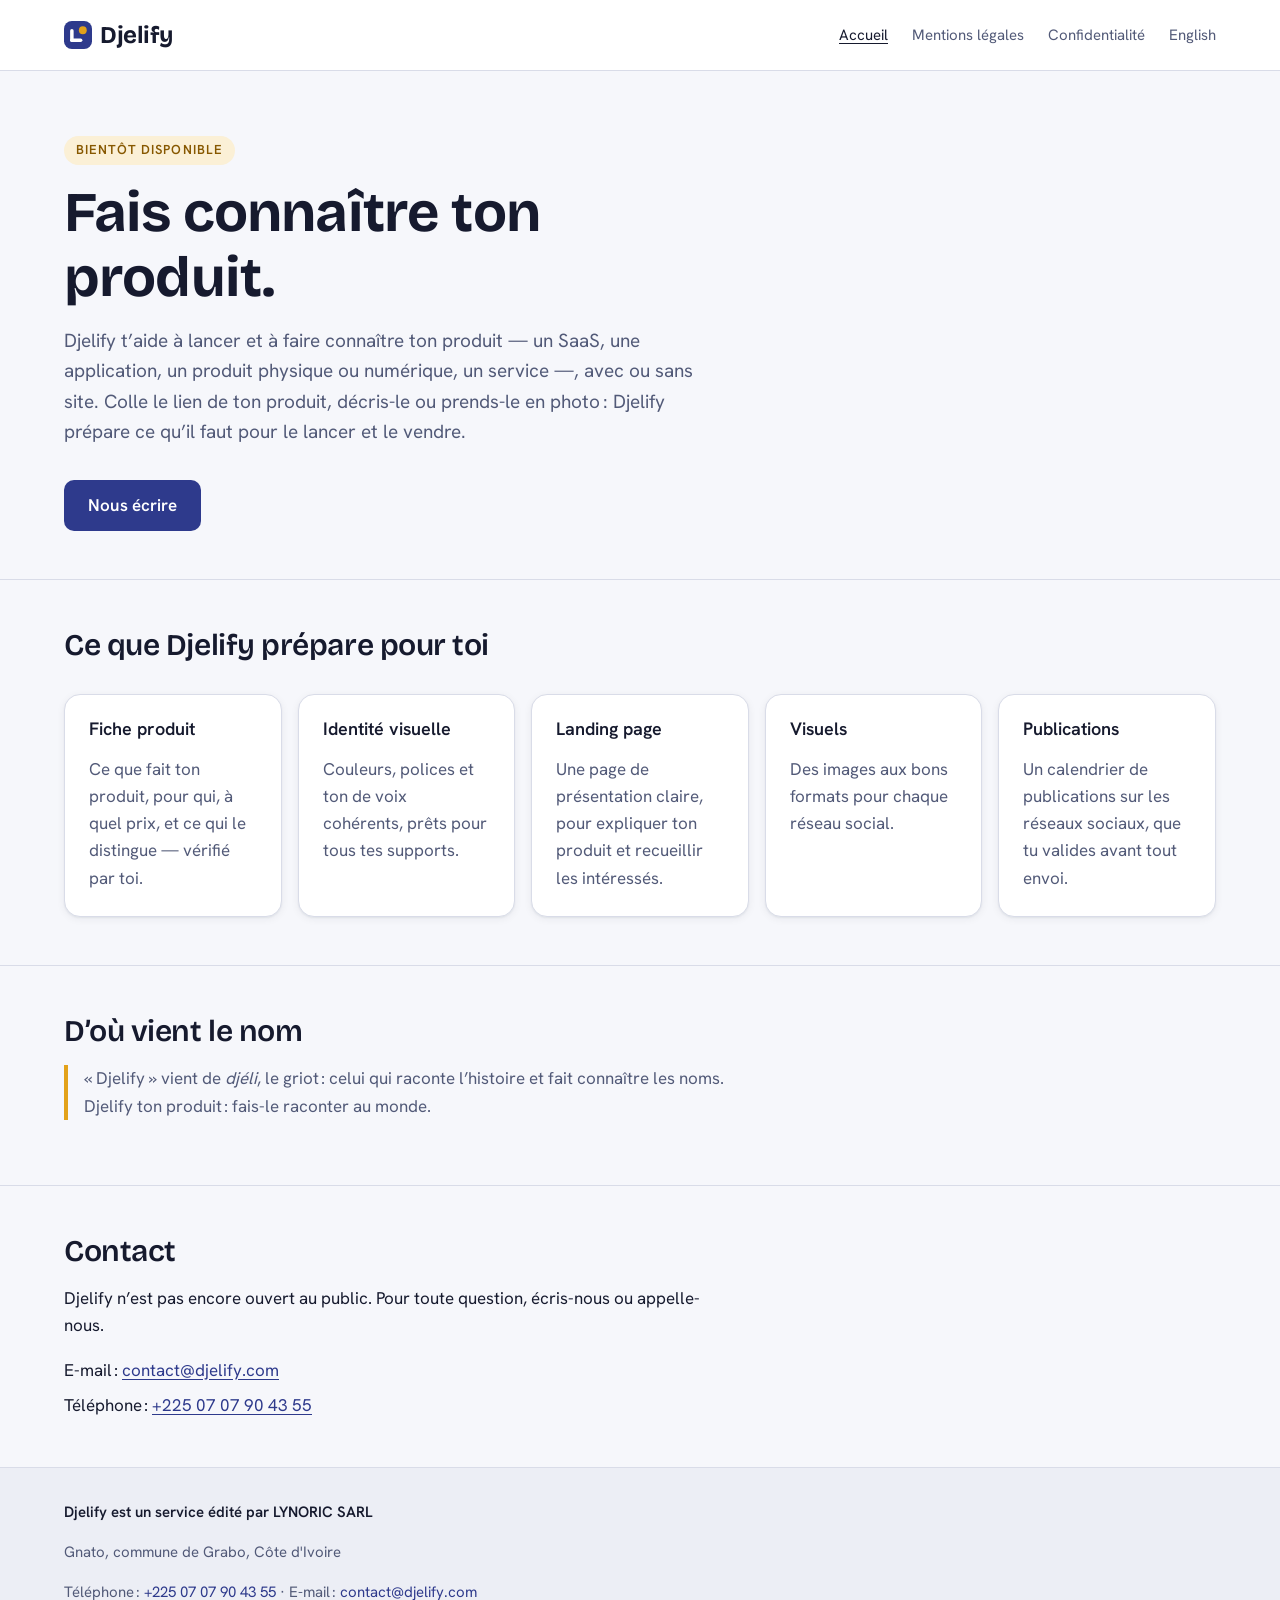
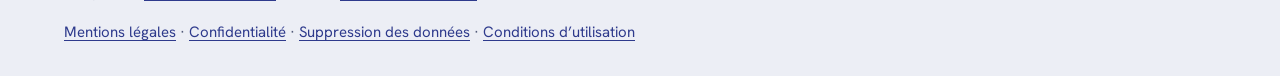
<file: index.html>
<!doctype html>
<html lang="fr">
  <head>
    <meta charset="utf-8">
    <meta name="viewport" content="width=device-width, initial-scale=1">
    <meta http-equiv="Content-Security-Policy" content="default-src 'none'; style-src 'self'; font-src 'self'; img-src 'self'; connect-src 'self'; base-uri 'none'; form-action 'none'; upgrade-insecure-requests">
    <meta name="referrer" content="no-referrer">
    <title>Djelify — fais connaître ton produit</title>
    <meta name="description" content="Djelify aide à lancer et à faire connaître tout produit : fiche produit, identité visuelle, landing page, visuels et publications. Bientôt disponible.">
    <link rel="canonical" href="https://djelify.com/">
    <link rel="alternate" hreflang="fr" href="https://djelify.com/">
    <link rel="alternate" hreflang="en" href="https://djelify.com/en/">
    <link rel="icon" href="/assets/favicon.svg" type="image/svg+xml">
    <link rel="preload" href="/assets/fonts/hanken-grotesk-latin-wght-normal.woff2" as="font" type="font/woff2" crossorigin>
    <link rel="stylesheet" href="/assets/site.css">
  </head>
  <body>
    <a class="skip" href="#contenu">Aller au contenu</a>
    <header class="site-header">
      <div class="wrap">
        <a class="brand" href="/" aria-label="Djelify, accueil"><svg class="brand-mark" viewBox="0 0 32 32" aria-hidden="true" focusable="false"><rect width="32" height="32" rx="9" class="mark-bg"/><circle cx="21.5" cy="10.5" r="4.5" class="mark-dot"/><rect x="7" y="9" width="4" height="15" rx="2" class="mark-d"/><rect x="7" y="20" width="14" height="4" rx="2" class="mark-d"/></svg><span>Djelify</span></a>
        <nav class="site-nav" aria-label="Navigation principale">
          <ul>
          <li><a href="/" aria-current="page">Accueil</a></li>
          <li><a href="/mentions-legales.html">Mentions légales</a></li>
          <li><a href="/confidentialite.html">Confidentialité</a></li>
          <li><a href="/en/" hreflang="en" lang="en">English</a></li>
          </ul>
        </nav>
      </div>
    </header>
    <main id="contenu">
      <section class="hero" aria-labelledby="titre">
        <div class="wrap">
          <p class="eyebrow">Bientôt disponible</p>
          <h1 id="titre">Fais connaître ton produit.</h1>
          <p class="lead">Djelify t’aide à lancer et à faire connaître ton produit — un SaaS, une application, un produit physique ou numérique, un service —, avec ou sans site. Colle le lien de ton produit, décris-le ou prends-le en photo : Djelify prépare ce qu’il faut pour le lancer et le vendre.</p>
          <div class="actions">
            <a class="button" href="mailto:contact@djelify.com">Nous écrire</a>
          </div>
        </div>
      </section>
      <section class="section" aria-labelledby="offre">
        <div class="wrap">
          <h2 id="offre">Ce que Djelify prépare pour toi</h2>
          <ul class="features">
            <li><h3>Fiche produit</h3><p>Ce que fait ton produit, pour qui, à quel prix, et ce qui le distingue — vérifié par toi.</p></li>
            <li><h3>Identité visuelle</h3><p>Couleurs, polices et ton de voix cohérents, prêts pour tous tes supports.</p></li>
            <li><h3>Landing page</h3><p>Une page de présentation claire, pour expliquer ton produit et recueillir les intéressés.</p></li>
            <li><h3>Visuels</h3><p>Des images aux bons formats pour chaque réseau social.</p></li>
            <li><h3>Publications</h3><p>Un calendrier de publications sur les réseaux sociaux, que tu valides avant tout envoi.</p></li>
          </ul>
        </div>
      </section>
      <section class="section" aria-labelledby="nom">
        <div class="wrap reading">
          <h2 id="nom">D’où vient le nom</h2>
          <p class="origin">« Djelify » vient de <i lang="dyu">djéli</i>, le griot : celui qui raconte l’histoire et fait connaître les noms. Djelify ton produit : fais-le raconter au monde.</p>
        </div>
      </section>
      <section class="section" aria-labelledby="contact">
        <div class="wrap reading">
          <h2 id="contact">Contact</h2>
          <p>Djelify n’est pas encore ouvert au public. Pour toute question, écris-nous ou appelle-nous.</p>
          <ul class="contact-list">
            <li>E-mail : <a href="mailto:contact@djelify.com">contact@djelify.com</a></li>
            <li>Téléphone : <a class="nowrap" href="tel:+2250707904355">+225 07 07 90 43 55</a></li>
          </ul>
        </div>
      </section>
    </main>
    <footer class="site-footer" aria-label="Informations sur l’éditeur">
      <div class="wrap">
        <p class="publisher">Djelify est un service édité par LYNORIC SARL</p>
        <p>Gnato, commune de Grabo, Côte d'Ivoire</p>
        <p>Téléphone : <a class="nowrap" href="tel:+2250707904355">+225 07 07 90 43 55</a> · E-mail : <a href="mailto:contact@djelify.com">contact@djelify.com</a></p>
        <p><a href="/mentions-legales.html">Mentions légales</a> · <a href="/confidentialite.html">Confidentialité</a> · <a href="/suppression-des-donnees.html">Suppression des données</a> · <a href="/conditions-utilisation.html">Conditions d’utilisation</a></p>
      </div>
    </footer>
  </body>
</html>
</file>
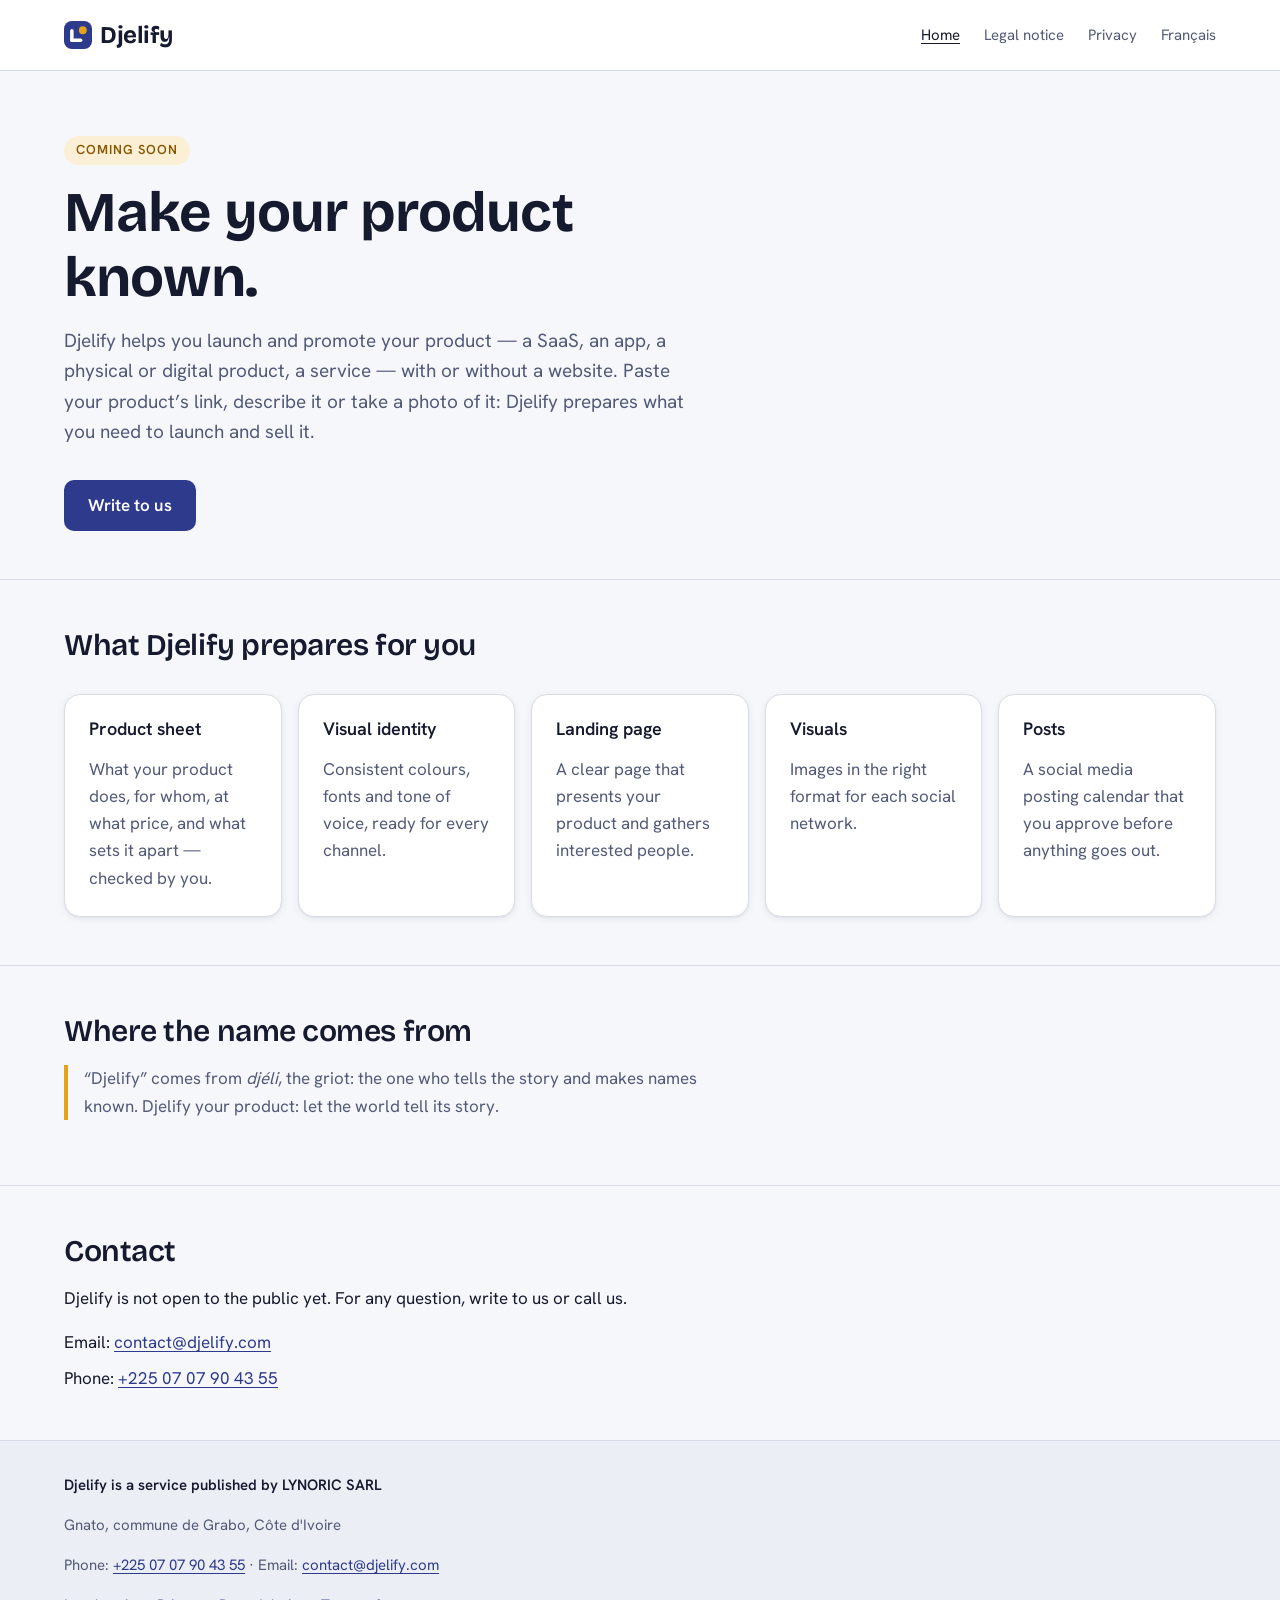
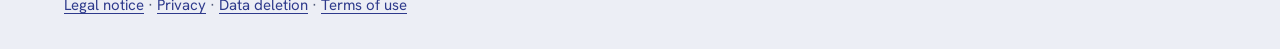
<file: en/index.html>
<!doctype html>
<html lang="en">
  <head>
    <meta charset="utf-8">
    <meta name="viewport" content="width=device-width, initial-scale=1">
    <meta http-equiv="Content-Security-Policy" content="default-src 'none'; style-src 'self'; font-src 'self'; img-src 'self'; connect-src 'self'; base-uri 'none'; form-action 'none'; upgrade-insecure-requests">
    <meta name="referrer" content="no-referrer">
    <title>Djelify — make your product known</title>
    <meta name="description" content="Djelify helps you launch and promote any product: product sheet, visual identity, landing page, visuals and posts. Coming soon.">
    <link rel="canonical" href="https://djelify.com/en/">
    <link rel="alternate" hreflang="fr" href="https://djelify.com/">
    <link rel="alternate" hreflang="en" href="https://djelify.com/en/">
    <link rel="icon" href="/assets/favicon.svg" type="image/svg+xml">
    <link rel="preload" href="/assets/fonts/hanken-grotesk-latin-wght-normal.woff2" as="font" type="font/woff2" crossorigin>
    <link rel="stylesheet" href="/assets/site.css">
  </head>
  <body>
    <a class="skip" href="#contenu">Skip to content</a>
    <header class="site-header">
      <div class="wrap">
        <a class="brand" href="/en/" aria-label="Djelify, home"><svg class="brand-mark" viewBox="0 0 32 32" aria-hidden="true" focusable="false"><rect width="32" height="32" rx="9" class="mark-bg"/><circle cx="21.5" cy="10.5" r="4.5" class="mark-dot"/><rect x="7" y="9" width="4" height="15" rx="2" class="mark-d"/><rect x="7" y="20" width="14" height="4" rx="2" class="mark-d"/></svg><span>Djelify</span></a>
        <nav class="site-nav" aria-label="Main navigation">
          <ul>
          <li><a href="/en/" aria-current="page">Home</a></li>
          <li><a href="/en/legal-notice.html">Legal notice</a></li>
          <li><a href="/en/privacy.html">Privacy</a></li>
          <li><a href="/" hreflang="fr" lang="fr">Français</a></li>
          </ul>
        </nav>
      </div>
    </header>
    <main id="contenu">
      <section class="hero" aria-labelledby="titre">
        <div class="wrap">
          <p class="eyebrow">Coming soon</p>
          <h1 id="titre">Make your product known.</h1>
          <p class="lead">Djelify helps you launch and promote your product — a SaaS, an app, a physical or digital product, a service — with or without a website. Paste your product’s link, describe it or take a photo of it: Djelify prepares what you need to launch and sell it.</p>
          <div class="actions">
            <a class="button" href="mailto:contact@djelify.com">Write to us</a>
          </div>
        </div>
      </section>
      <section class="section" aria-labelledby="offre">
        <div class="wrap">
          <h2 id="offre">What Djelify prepares for you</h2>
          <ul class="features">
            <li><h3>Product sheet</h3><p>What your product does, for whom, at what price, and what sets it apart — checked by you.</p></li>
            <li><h3>Visual identity</h3><p>Consistent colours, fonts and tone of voice, ready for every channel.</p></li>
            <li><h3>Landing page</h3><p>A clear page that presents your product and gathers interested people.</p></li>
            <li><h3>Visuals</h3><p>Images in the right format for each social network.</p></li>
            <li><h3>Posts</h3><p>A social media posting calendar that you approve before anything goes out.</p></li>
          </ul>
        </div>
      </section>
      <section class="section" aria-labelledby="nom">
        <div class="wrap reading">
          <h2 id="nom">Where the name comes from</h2>
          <p class="origin">“Djelify” comes from <i lang="dyu">djéli</i>, the griot: the one who tells the story and makes names known. Djelify your product: let the world tell its story.</p>
        </div>
      </section>
      <section class="section" aria-labelledby="contact">
        <div class="wrap reading">
          <h2 id="contact">Contact</h2>
          <p>Djelify is not open to the public yet. For any question, write to us or call us.</p>
          <ul class="contact-list">
            <li>Email: <a href="mailto:contact@djelify.com">contact@djelify.com</a></li>
            <li>Phone: <a class="nowrap" href="tel:+2250707904355">+225 07 07 90 43 55</a></li>
          </ul>
        </div>
      </section>
    </main>
    <footer class="site-footer" aria-label="Publisher information">
      <div class="wrap">
        <p class="publisher">Djelify is a service published by LYNORIC SARL</p>
        <p>Gnato, commune de Grabo, Côte d'Ivoire</p>
        <p>Phone: <a class="nowrap" href="tel:+2250707904355">+225 07 07 90 43 55</a> · Email: <a href="mailto:contact@djelify.com">contact@djelify.com</a></p>
        <p><a href="/en/legal-notice.html">Legal notice</a> · <a href="/en/privacy.html">Privacy</a> · <a href="/en/data-deletion.html">Data deletion</a> · <a href="/en/terms.html">Terms of use</a></p>
      </div>
    </footer>
  </body>
</html>
</file>
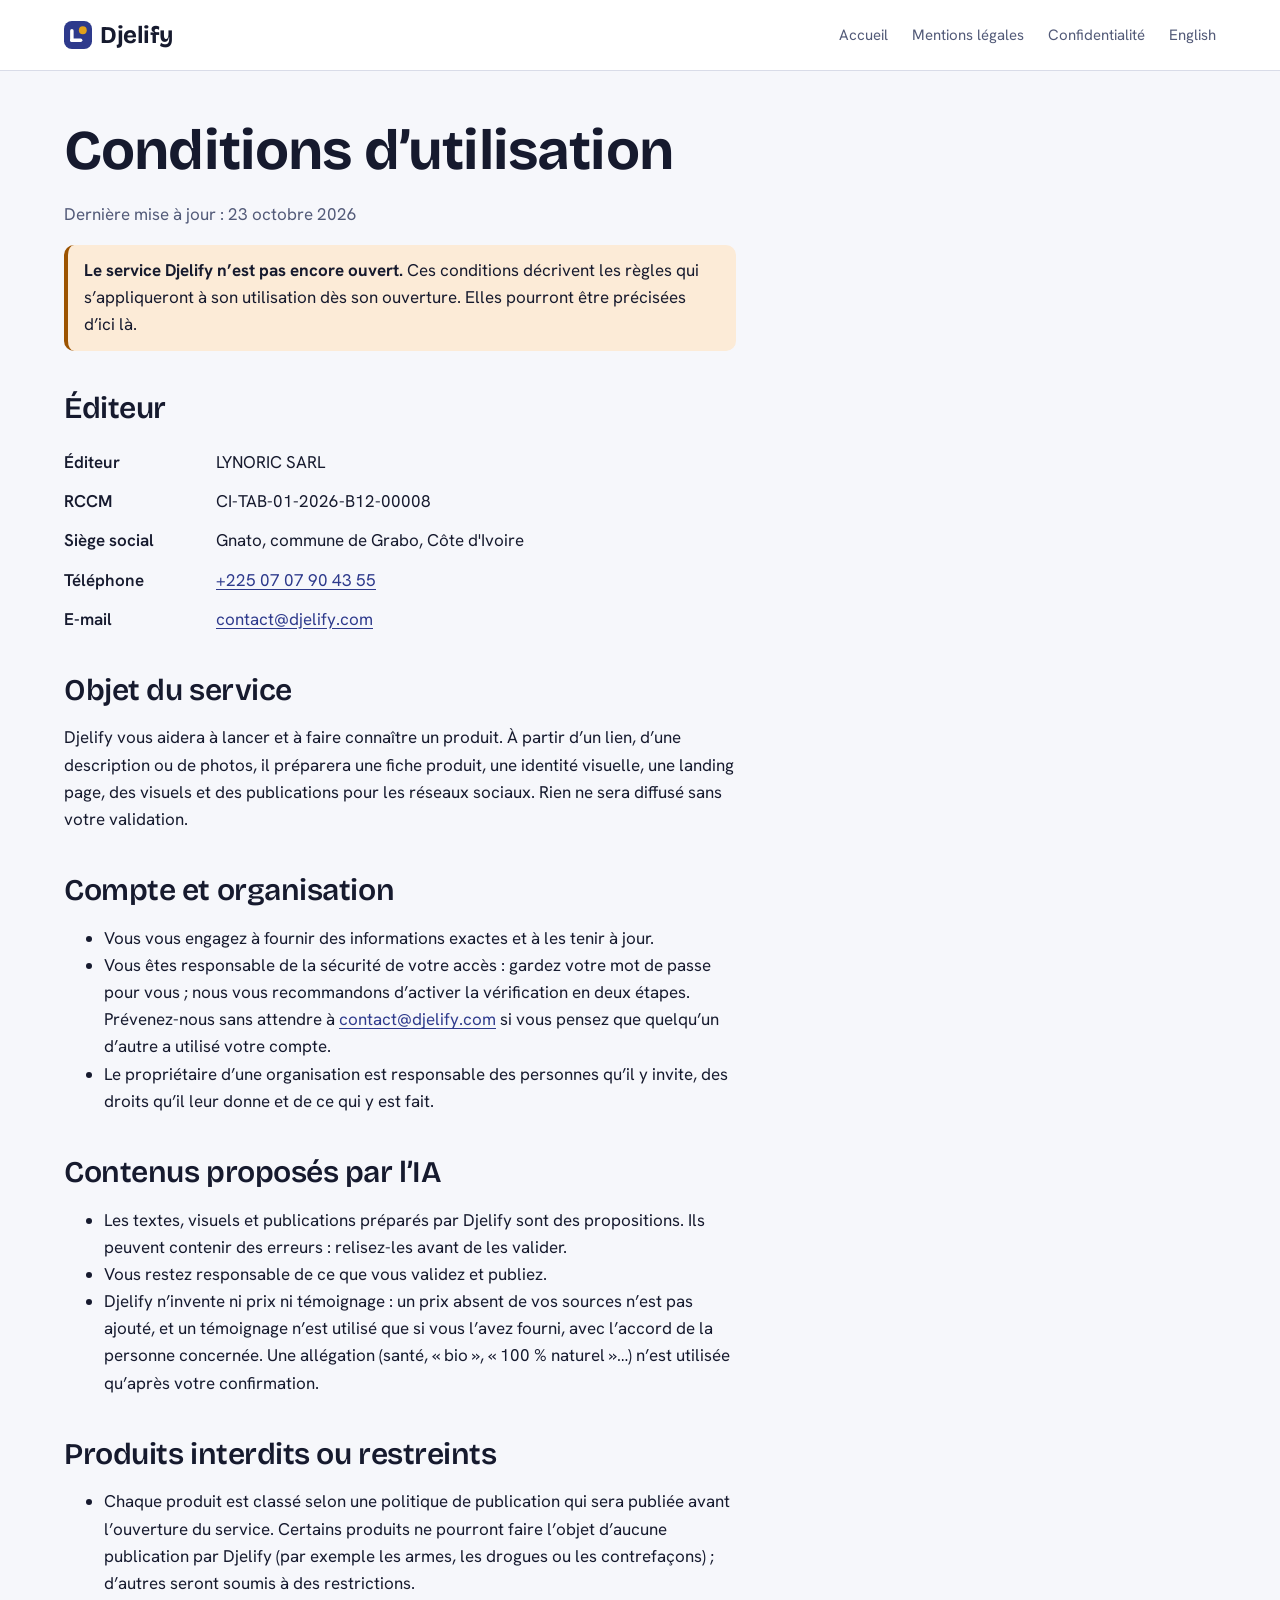
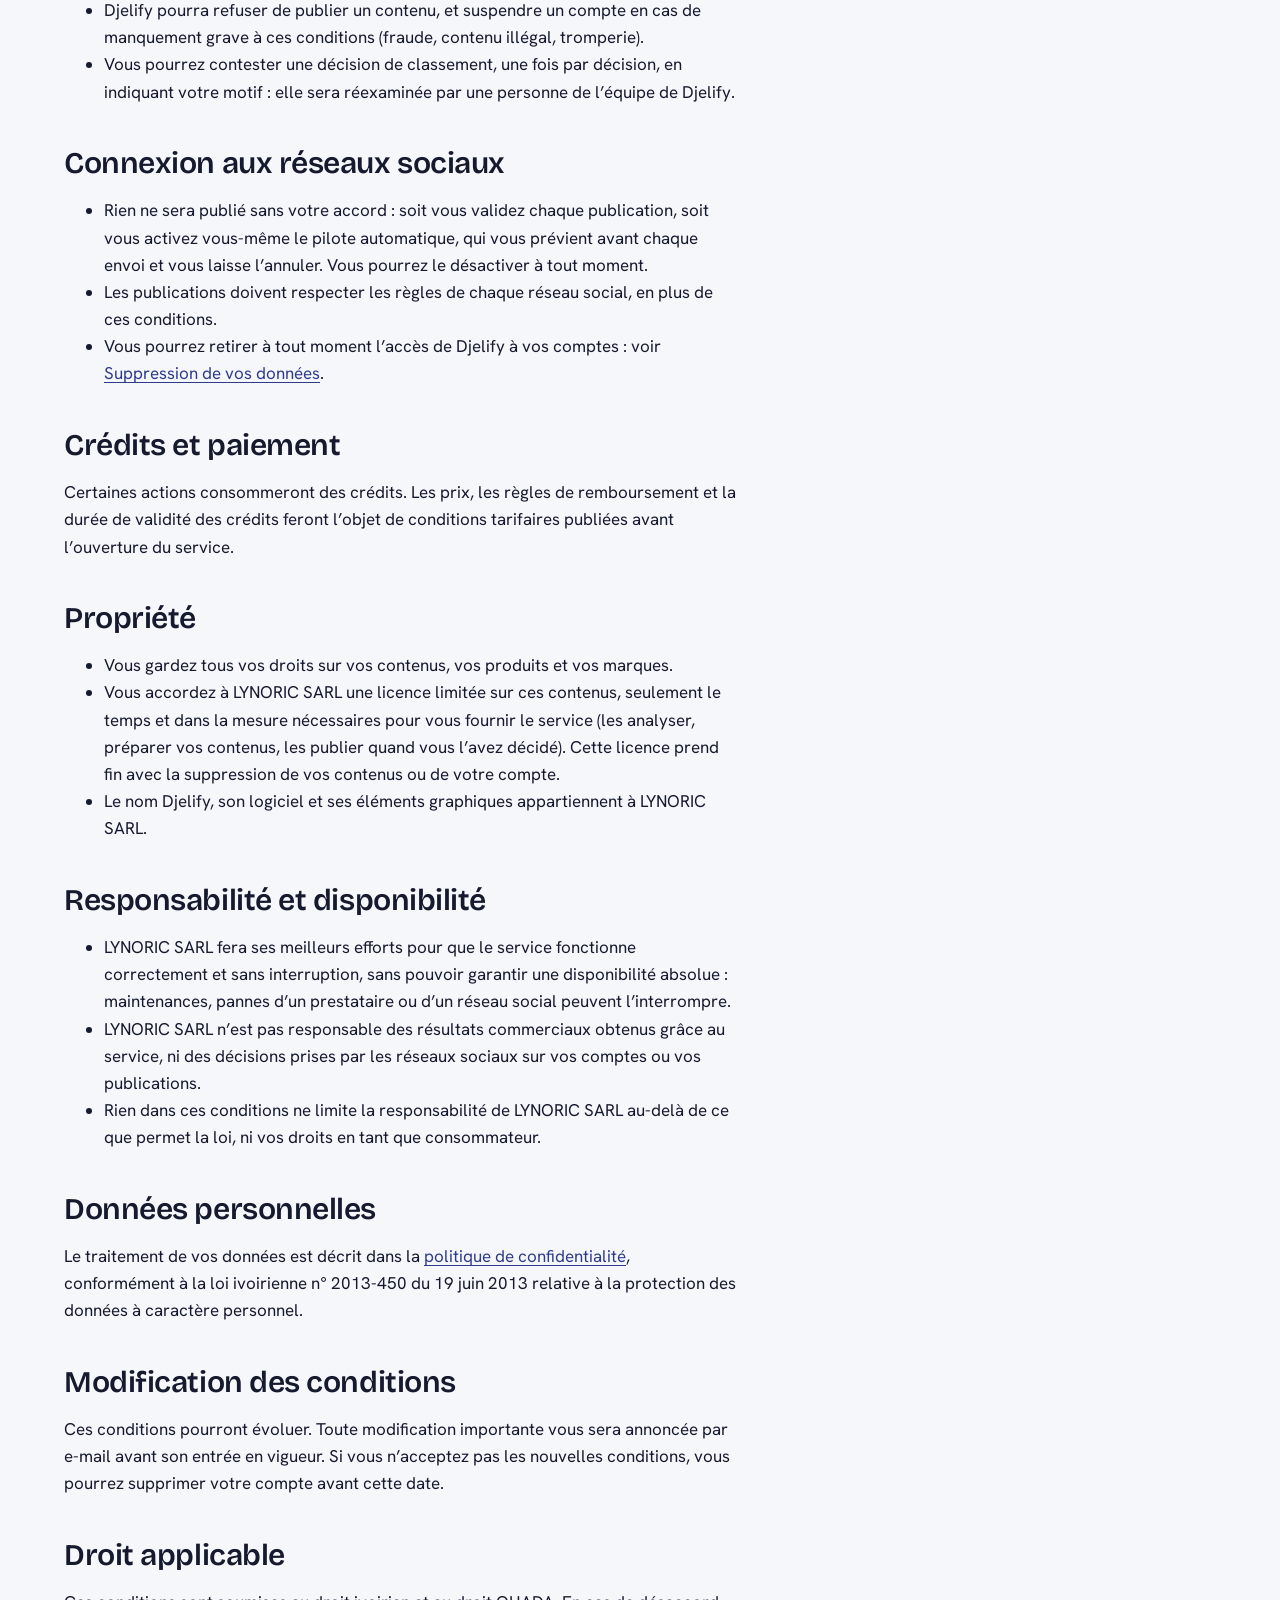
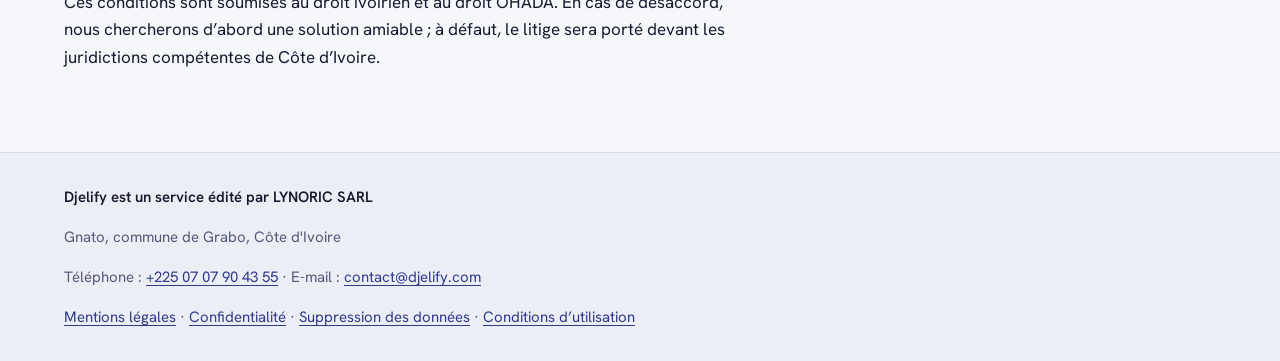
<file: conditions-utilisation.html>
<!doctype html>
<html lang="fr">
  <head>
    <meta charset="utf-8">
    <meta name="viewport" content="width=device-width, initial-scale=1">
    <meta http-equiv="Content-Security-Policy" content="default-src 'none'; style-src 'self'; font-src 'self'; img-src 'self'; connect-src 'self'; base-uri 'none'; form-action 'none'; upgrade-insecure-requests">
    <meta name="referrer" content="no-referrer">
    <title>Conditions d’utilisation — Djelify</title>
    <meta name="description" content="Conditions d’utilisation du service Djelify, édité par LYNORIC SARL : objet du service, compte, contenus proposés par l’IA, réseaux sociaux, propriété, responsabilité et droit applicable.">
    <link rel="canonical" href="https://djelify.com/conditions-utilisation.html">
    <link rel="alternate" hreflang="fr" href="https://djelify.com/conditions-utilisation.html">
    <link rel="alternate" hreflang="en" href="https://djelify.com/en/terms.html">
    <link rel="icon" href="/assets/favicon.svg" type="image/svg+xml">
    <link rel="preload" href="/assets/fonts/hanken-grotesk-latin-wght-normal.woff2" as="font" type="font/woff2" crossorigin>
    <link rel="stylesheet" href="/assets/site.css">
  </head>
  <body>
    <a class="skip" href="#contenu">Aller au contenu</a>
    <header class="site-header">
      <div class="wrap">
        <a class="brand" href="/" aria-label="Djelify, accueil"><svg class="brand-mark" viewBox="0 0 32 32" aria-hidden="true" focusable="false"><rect width="32" height="32" rx="9" class="mark-bg"/><circle cx="21.5" cy="10.5" r="4.5" class="mark-dot"/><rect x="7" y="9" width="4" height="15" rx="2" class="mark-d"/><rect x="7" y="20" width="14" height="4" rx="2" class="mark-d"/></svg><span>Djelify</span></a>
        <nav class="site-nav" aria-label="Navigation principale">
          <ul>
          <li><a href="/">Accueil</a></li>
          <li><a href="/mentions-legales.html">Mentions légales</a></li>
          <li><a href="/confidentialite.html">Confidentialité</a></li>
          <li><a href="/en/terms.html" hreflang="en" lang="en">English</a></li>
          </ul>
        </nav>
      </div>
    </header>
    <main id="contenu">
      <article class="page">
        <!-- Version provisoire, à faire relire par un juriste avant l’ouverture du service. -->
        <div class="wrap reading">
          <h1 id="titre">Conditions d’utilisation</h1>
          <p class="updated">Dernière mise à jour : <time datetime="2026-10-23">23 octobre 2026</time></p>
          <p class="notice"><strong>Le service Djelify n’est pas encore ouvert.</strong> Ces conditions décrivent les règles qui s’appliqueront à son utilisation dès son ouverture. Elles pourront être précisées d’ici là.</p>

          <h2>Éditeur</h2>
          <dl class="identity">
            <dt>Éditeur</dt><dd>LYNORIC SARL</dd>
            <dt>RCCM</dt><dd>CI-TAB-01-2026-B12-00008</dd>
            <dt>Siège social</dt><dd>Gnato, commune de Grabo, Côte d'Ivoire</dd>
            <dt>Téléphone</dt><dd><a class="nowrap" href="tel:+2250707904355">+225 07 07 90 43 55</a></dd>
            <dt>E-mail</dt><dd><a href="mailto:contact@djelify.com">contact@djelify.com</a></dd>
          </dl>

          <h2>Objet du service</h2>
          <p>Djelify vous aidera à lancer et à faire connaître un produit. À partir d’un lien, d’une description ou de photos, il préparera une fiche produit, une identité visuelle, une landing page, des visuels et des publications pour les réseaux sociaux. Rien ne sera diffusé sans votre validation.</p>

          <h2>Compte et organisation</h2>
          <ul>
            <li>Vous vous engagez à fournir des informations exactes et à les tenir à jour.</li>
            <li>Vous êtes responsable de la sécurité de votre accès : gardez votre mot de passe pour vous ; nous vous recommandons d’activer la vérification en deux étapes. Prévenez-nous sans attendre à <a href="mailto:contact@djelify.com">contact@djelify.com</a> si vous pensez que quelqu’un d’autre a utilisé votre compte.</li>
            <li>Le propriétaire d’une organisation est responsable des personnes qu’il y invite, des droits qu’il leur donne et de ce qui y est fait.</li>
          </ul>

          <h2>Contenus proposés par l’IA</h2>
          <ul>
            <li>Les textes, visuels et publications préparés par Djelify sont des propositions. Ils peuvent contenir des erreurs : relisez-les avant de les valider.</li>
            <li>Vous restez responsable de ce que vous validez et publiez.</li>
            <li>Djelify n’invente ni prix ni témoignage : un prix absent de vos sources n’est pas ajouté, et un témoignage n’est utilisé que si vous l’avez fourni, avec l’accord de la personne concernée. Une allégation (santé, « bio », « 100 % naturel »…) n’est utilisée qu’après votre confirmation.</li>
          </ul>

          <h2>Produits interdits ou restreints</h2>
          <ul>
            <li>Chaque produit est classé selon une politique de publication qui sera publiée avant l’ouverture du service. Certains produits ne pourront faire l’objet d’aucune publication par Djelify (par exemple les armes, les drogues ou les contrefaçons) ; d’autres seront soumis à des restrictions.</li>
            <li>Djelify pourra refuser de publier un contenu, et suspendre un compte en cas de manquement grave à ces conditions (fraude, contenu illégal, tromperie).</li>
            <li>Vous pourrez contester une décision de classement, une fois par décision, en indiquant votre motif : elle sera réexaminée par une personne de l’équipe de Djelify.</li>
          </ul>

          <h2>Connexion aux réseaux sociaux</h2>
          <ul>
            <li>Rien ne sera publié sans votre accord : soit vous validez chaque publication, soit vous activez vous-même le pilote automatique, qui vous prévient avant chaque envoi et vous laisse l’annuler. Vous pourrez le désactiver à tout moment.</li>
            <li>Les publications doivent respecter les règles de chaque réseau social, en plus de ces conditions.</li>
            <li>Vous pourrez retirer à tout moment l’accès de Djelify à vos comptes : voir <a href="/suppression-des-donnees.html">Suppression de vos données</a>.</li>
          </ul>

          <h2>Crédits et paiement</h2>
          <p>Certaines actions consommeront des crédits. Les prix, les règles de remboursement et la durée de validité des crédits feront l’objet de conditions tarifaires publiées avant l’ouverture du service.</p>

          <h2>Propriété</h2>
          <ul>
            <li>Vous gardez tous vos droits sur vos contenus, vos produits et vos marques.</li>
            <li>Vous accordez à LYNORIC SARL une licence limitée sur ces contenus, seulement le temps et dans la mesure nécessaires pour vous fournir le service (les analyser, préparer vos contenus, les publier quand vous l’avez décidé). Cette licence prend fin avec la suppression de vos contenus ou de votre compte.</li>
            <li>Le nom Djelify, son logiciel et ses éléments graphiques appartiennent à LYNORIC SARL.</li>
          </ul>

          <h2>Responsabilité et disponibilité</h2>
          <ul>
            <li>LYNORIC SARL fera ses meilleurs efforts pour que le service fonctionne correctement et sans interruption, sans pouvoir garantir une disponibilité absolue : maintenances, pannes d’un prestataire ou d’un réseau social peuvent l’interrompre.</li>
            <li>LYNORIC SARL n’est pas responsable des résultats commerciaux obtenus grâce au service, ni des décisions prises par les réseaux sociaux sur vos comptes ou vos publications.</li>
            <li>Rien dans ces conditions ne limite la responsabilité de LYNORIC SARL au-delà de ce que permet la loi, ni vos droits en tant que consommateur.</li>
          </ul>

          <h2>Données personnelles</h2>
          <p>Le traitement de vos données est décrit dans la <a href="/confidentialite.html">politique de confidentialité</a>, conformément à la loi ivoirienne n° 2013-450 du 19 juin 2013 relative à la protection des données à caractère personnel.</p>

          <h2>Modification des conditions</h2>
          <p>Ces conditions pourront évoluer. Toute modification importante vous sera annoncée par e-mail avant son entrée en vigueur. Si vous n’acceptez pas les nouvelles conditions, vous pourrez supprimer votre compte avant cette date.</p>

          <h2>Droit applicable</h2>
          <p>Ces conditions sont soumises au droit ivoirien et au droit OHADA. En cas de désaccord, nous chercherons d’abord une solution amiable ; à défaut, le litige sera porté devant les juridictions compétentes de Côte d’Ivoire.</p>
        </div>
      </article>
    </main>
    <footer class="site-footer" aria-label="Informations sur l’éditeur">
      <div class="wrap">
        <p class="publisher">Djelify est un service édité par LYNORIC SARL</p>
        <p>Gnato, commune de Grabo, Côte d'Ivoire</p>
        <p>Téléphone : <a class="nowrap" href="tel:+2250707904355">+225 07 07 90 43 55</a> · E-mail : <a href="mailto:contact@djelify.com">contact@djelify.com</a></p>
        <p><a href="/mentions-legales.html">Mentions légales</a> · <a href="/confidentialite.html">Confidentialité</a> · <a href="/suppression-des-donnees.html">Suppression des données</a> · <a href="/conditions-utilisation.html" aria-current="page">Conditions d’utilisation</a></p>
      </div>
    </footer>
  </body>
</html>
</file>
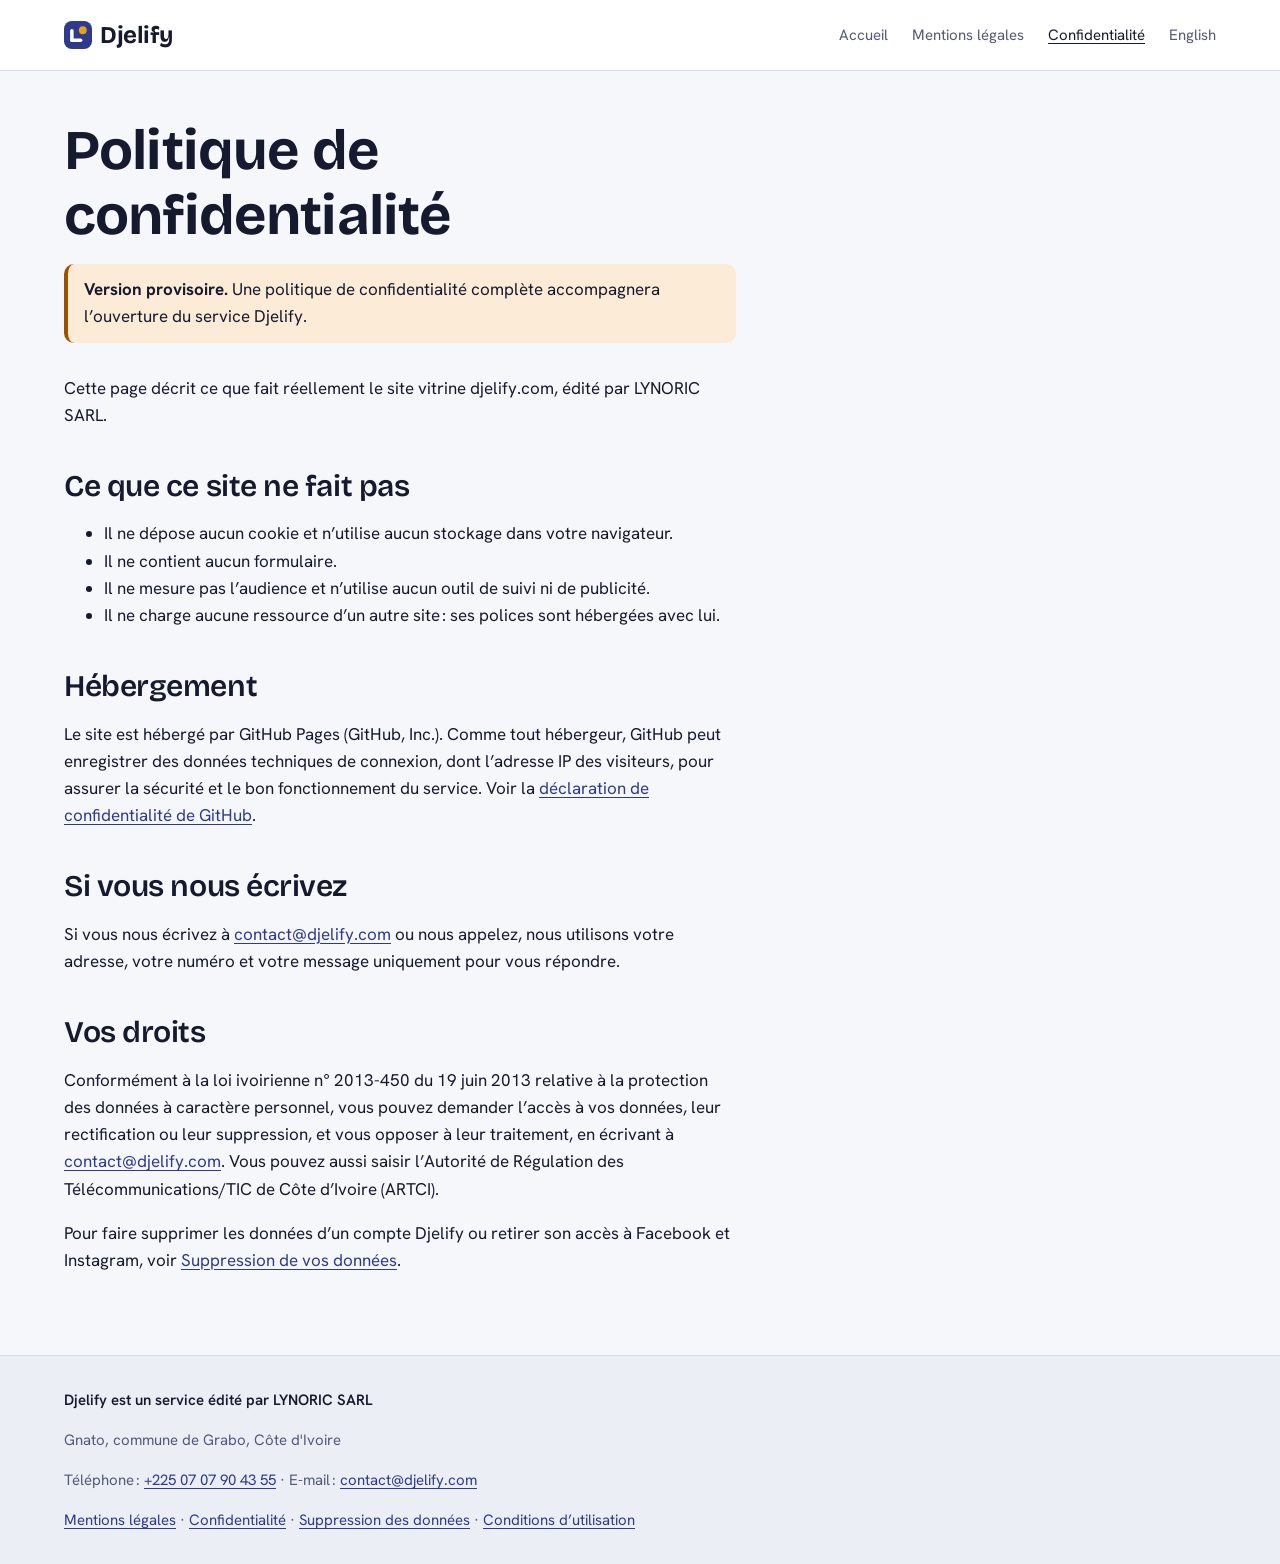
<file: confidentialite.html>
<!doctype html>
<html lang="fr">
  <head>
    <meta charset="utf-8">
    <meta name="viewport" content="width=device-width, initial-scale=1">
    <meta http-equiv="Content-Security-Policy" content="default-src 'none'; style-src 'self'; font-src 'self'; img-src 'self'; connect-src 'self'; base-uri 'none'; form-action 'none'; upgrade-insecure-requests">
    <meta name="referrer" content="no-referrer">
    <title>Politique de confidentialité — Djelify</title>
    <meta name="description" content="Ce que fait le site vitrine djelify.com : aucun cookie, aucun formulaire, aucune mesure d’audience.">
    <link rel="canonical" href="https://djelify.com/confidentialite.html">
    <link rel="alternate" hreflang="fr" href="https://djelify.com/confidentialite.html">
    <link rel="alternate" hreflang="en" href="https://djelify.com/en/privacy.html">
    <link rel="icon" href="/assets/favicon.svg" type="image/svg+xml">
    <link rel="preload" href="/assets/fonts/hanken-grotesk-latin-wght-normal.woff2" as="font" type="font/woff2" crossorigin>
    <link rel="stylesheet" href="/assets/site.css">
  </head>
  <body>
    <a class="skip" href="#contenu">Aller au contenu</a>
    <header class="site-header">
      <div class="wrap">
        <a class="brand" href="/" aria-label="Djelify, accueil"><svg class="brand-mark" viewBox="0 0 32 32" aria-hidden="true" focusable="false"><rect width="32" height="32" rx="9" class="mark-bg"/><circle cx="21.5" cy="10.5" r="4.5" class="mark-dot"/><rect x="7" y="9" width="4" height="15" rx="2" class="mark-d"/><rect x="7" y="20" width="14" height="4" rx="2" class="mark-d"/></svg><span>Djelify</span></a>
        <nav class="site-nav" aria-label="Navigation principale">
          <ul>
          <li><a href="/">Accueil</a></li>
          <li><a href="/mentions-legales.html">Mentions légales</a></li>
          <li><a href="/confidentialite.html" aria-current="page">Confidentialité</a></li>
          <li><a href="/en/privacy.html" hreflang="en" lang="en">English</a></li>
          </ul>
        </nav>
      </div>
    </header>
    <main id="contenu">
      <article class="page">
        <!-- Version provisoire, à relire par Alassane. -->
        <div class="wrap reading">
          <h1 id="titre">Politique de confidentialité</h1>
          <p class="notice"><strong>Version provisoire.</strong> Une politique de confidentialité complète accompagnera l’ouverture du service Djelify.</p>
          <p>Cette page décrit ce que fait réellement le site vitrine djelify.com, édité par LYNORIC SARL.</p>
          <h2>Ce que ce site ne fait pas</h2>
          <ul>
            <li>Il ne dépose aucun cookie et n’utilise aucun stockage dans votre navigateur.</li>
            <li>Il ne contient aucun formulaire.</li>
            <li>Il ne mesure pas l’audience et n’utilise aucun outil de suivi ni de publicité.</li>
            <li>Il ne charge aucune ressource d’un autre site : ses polices sont hébergées avec lui.</li>
          </ul>
          <h2>Hébergement</h2>
          <p>Le site est hébergé par GitHub Pages (GitHub, Inc.). Comme tout hébergeur, GitHub peut enregistrer des données techniques de connexion, dont l’adresse IP des visiteurs, pour assurer la sécurité et le bon fonctionnement du service. Voir la <a href="https://docs.github.com/fr/site-policy/privacy-policies/github-general-privacy-statement">déclaration de confidentialité de GitHub</a>.</p>
          <h2>Si vous nous écrivez</h2>
          <p>Si vous nous écrivez à <a href="mailto:contact@djelify.com">contact@djelify.com</a> ou nous appelez, nous utilisons votre adresse, votre numéro et votre message uniquement pour vous répondre.</p>
          <h2>Vos droits</h2>
          <p>Conformément à la loi ivoirienne n° 2013-450 du 19 juin 2013 relative à la protection des données à caractère personnel, vous pouvez demander l’accès à vos données, leur rectification ou leur suppression, et vous opposer à leur traitement, en écrivant à <a href="mailto:contact@djelify.com">contact@djelify.com</a>. Vous pouvez aussi saisir l’Autorité de Régulation des Télécommunications/TIC de Côte d’Ivoire (ARTCI).</p>
          <p>Pour faire supprimer les données d’un compte Djelify ou retirer son accès à Facebook et Instagram, voir <a href="/suppression-des-donnees.html">Suppression de vos données</a>.</p>
        </div>
      </article>
    </main>
    <footer class="site-footer" aria-label="Informations sur l’éditeur">
      <div class="wrap">
        <p class="publisher">Djelify est un service édité par LYNORIC SARL</p>
        <p>Gnato, commune de Grabo, Côte d'Ivoire</p>
        <p>Téléphone : <a class="nowrap" href="tel:+2250707904355">+225 07 07 90 43 55</a> · E-mail : <a href="mailto:contact@djelify.com">contact@djelify.com</a></p>
        <p><a href="/mentions-legales.html">Mentions légales</a> · <a href="/confidentialite.html">Confidentialité</a> · <a href="/suppression-des-donnees.html">Suppression des données</a> · <a href="/conditions-utilisation.html">Conditions d’utilisation</a></p>
      </div>
    </footer>
  </body>
</html>
</file>
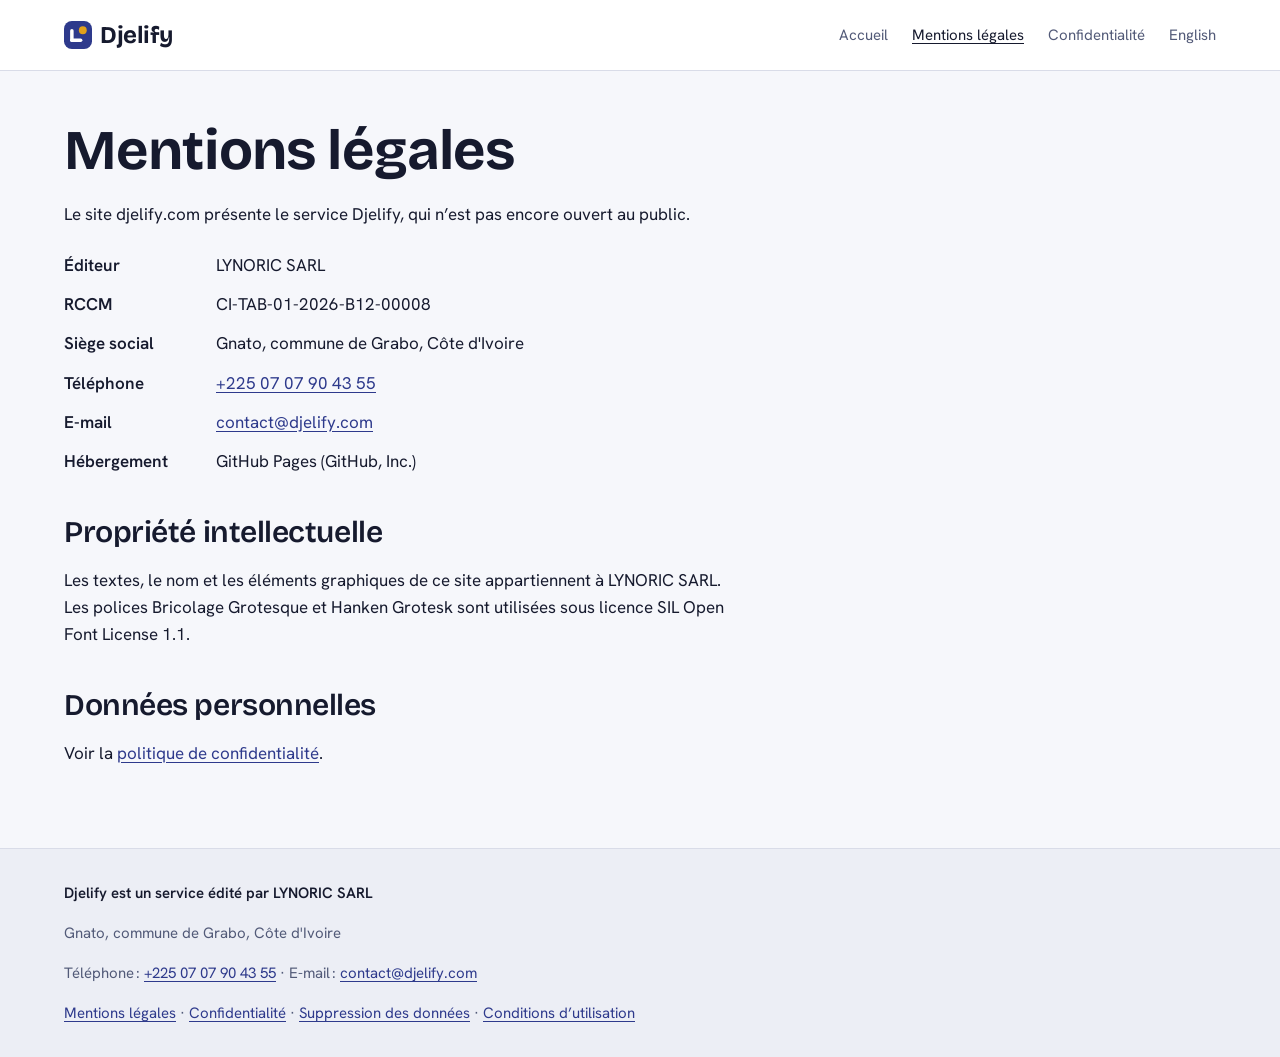
<file: mentions-legales.html>
<!doctype html>
<html lang="fr">
  <head>
    <meta charset="utf-8">
    <meta name="viewport" content="width=device-width, initial-scale=1">
    <meta http-equiv="Content-Security-Policy" content="default-src 'none'; style-src 'self'; font-src 'self'; img-src 'self'; connect-src 'self'; base-uri 'none'; form-action 'none'; upgrade-insecure-requests">
    <meta name="referrer" content="no-referrer">
    <title>Mentions légales — Djelify</title>
    <meta name="description" content="Mentions légales du site djelify.com, édité par LYNORIC SARL.">
    <link rel="canonical" href="https://djelify.com/mentions-legales.html">
    <link rel="alternate" hreflang="fr" href="https://djelify.com/mentions-legales.html">
    <link rel="alternate" hreflang="en" href="https://djelify.com/en/legal-notice.html">
    <link rel="icon" href="/assets/favicon.svg" type="image/svg+xml">
    <link rel="preload" href="/assets/fonts/hanken-grotesk-latin-wght-normal.woff2" as="font" type="font/woff2" crossorigin>
    <link rel="stylesheet" href="/assets/site.css">
  </head>
  <body>
    <a class="skip" href="#contenu">Aller au contenu</a>
    <header class="site-header">
      <div class="wrap">
        <a class="brand" href="/" aria-label="Djelify, accueil"><svg class="brand-mark" viewBox="0 0 32 32" aria-hidden="true" focusable="false"><rect width="32" height="32" rx="9" class="mark-bg"/><circle cx="21.5" cy="10.5" r="4.5" class="mark-dot"/><rect x="7" y="9" width="4" height="15" rx="2" class="mark-d"/><rect x="7" y="20" width="14" height="4" rx="2" class="mark-d"/></svg><span>Djelify</span></a>
        <nav class="site-nav" aria-label="Navigation principale">
          <ul>
          <li><a href="/">Accueil</a></li>
          <li><a href="/mentions-legales.html" aria-current="page">Mentions légales</a></li>
          <li><a href="/confidentialite.html">Confidentialité</a></li>
          <li><a href="/en/legal-notice.html" hreflang="en" lang="en">English</a></li>
          </ul>
        </nav>
      </div>
    </header>
    <main id="contenu">
      <article class="page">
        <div class="wrap reading">
          <h1 id="titre">Mentions légales</h1>
          <p>Le site djelify.com présente le service Djelify, qui n’est pas encore ouvert au public.</p>
          <dl class="identity">
            <dt>Éditeur</dt><dd>LYNORIC SARL</dd>
            <dt>RCCM</dt><dd>CI-TAB-01-2026-B12-00008</dd>
            <dt>Siège social</dt><dd>Gnato, commune de Grabo, Côte d'Ivoire</dd>
            <dt>Téléphone</dt><dd><a class="nowrap" href="tel:+2250707904355">+225 07 07 90 43 55</a></dd>
            <dt>E-mail</dt><dd><a href="mailto:contact@djelify.com">contact@djelify.com</a></dd>
            <dt>Hébergement</dt><dd>GitHub Pages (GitHub, Inc.)</dd>
          </dl>
          <h2>Propriété intellectuelle</h2>
          <p>Les textes, le nom et les éléments graphiques de ce site appartiennent à LYNORIC SARL. Les polices Bricolage Grotesque et Hanken Grotesk sont utilisées sous licence SIL Open Font License 1.1.</p>
          <h2>Données personnelles</h2>
          <p>Voir la <a href="/confidentialite.html">politique de confidentialité</a>.</p>
        </div>
      </article>
    </main>
    <footer class="site-footer" aria-label="Informations sur l’éditeur">
      <div class="wrap">
        <p class="publisher">Djelify est un service édité par LYNORIC SARL</p>
        <p>Gnato, commune de Grabo, Côte d'Ivoire</p>
        <p>Téléphone : <a class="nowrap" href="tel:+2250707904355">+225 07 07 90 43 55</a> · E-mail : <a href="mailto:contact@djelify.com">contact@djelify.com</a></p>
        <p><a href="/mentions-legales.html">Mentions légales</a> · <a href="/confidentialite.html">Confidentialité</a> · <a href="/suppression-des-donnees.html">Suppression des données</a> · <a href="/conditions-utilisation.html">Conditions d’utilisation</a></p>
      </div>
    </footer>
  </body>
</html>
</file>
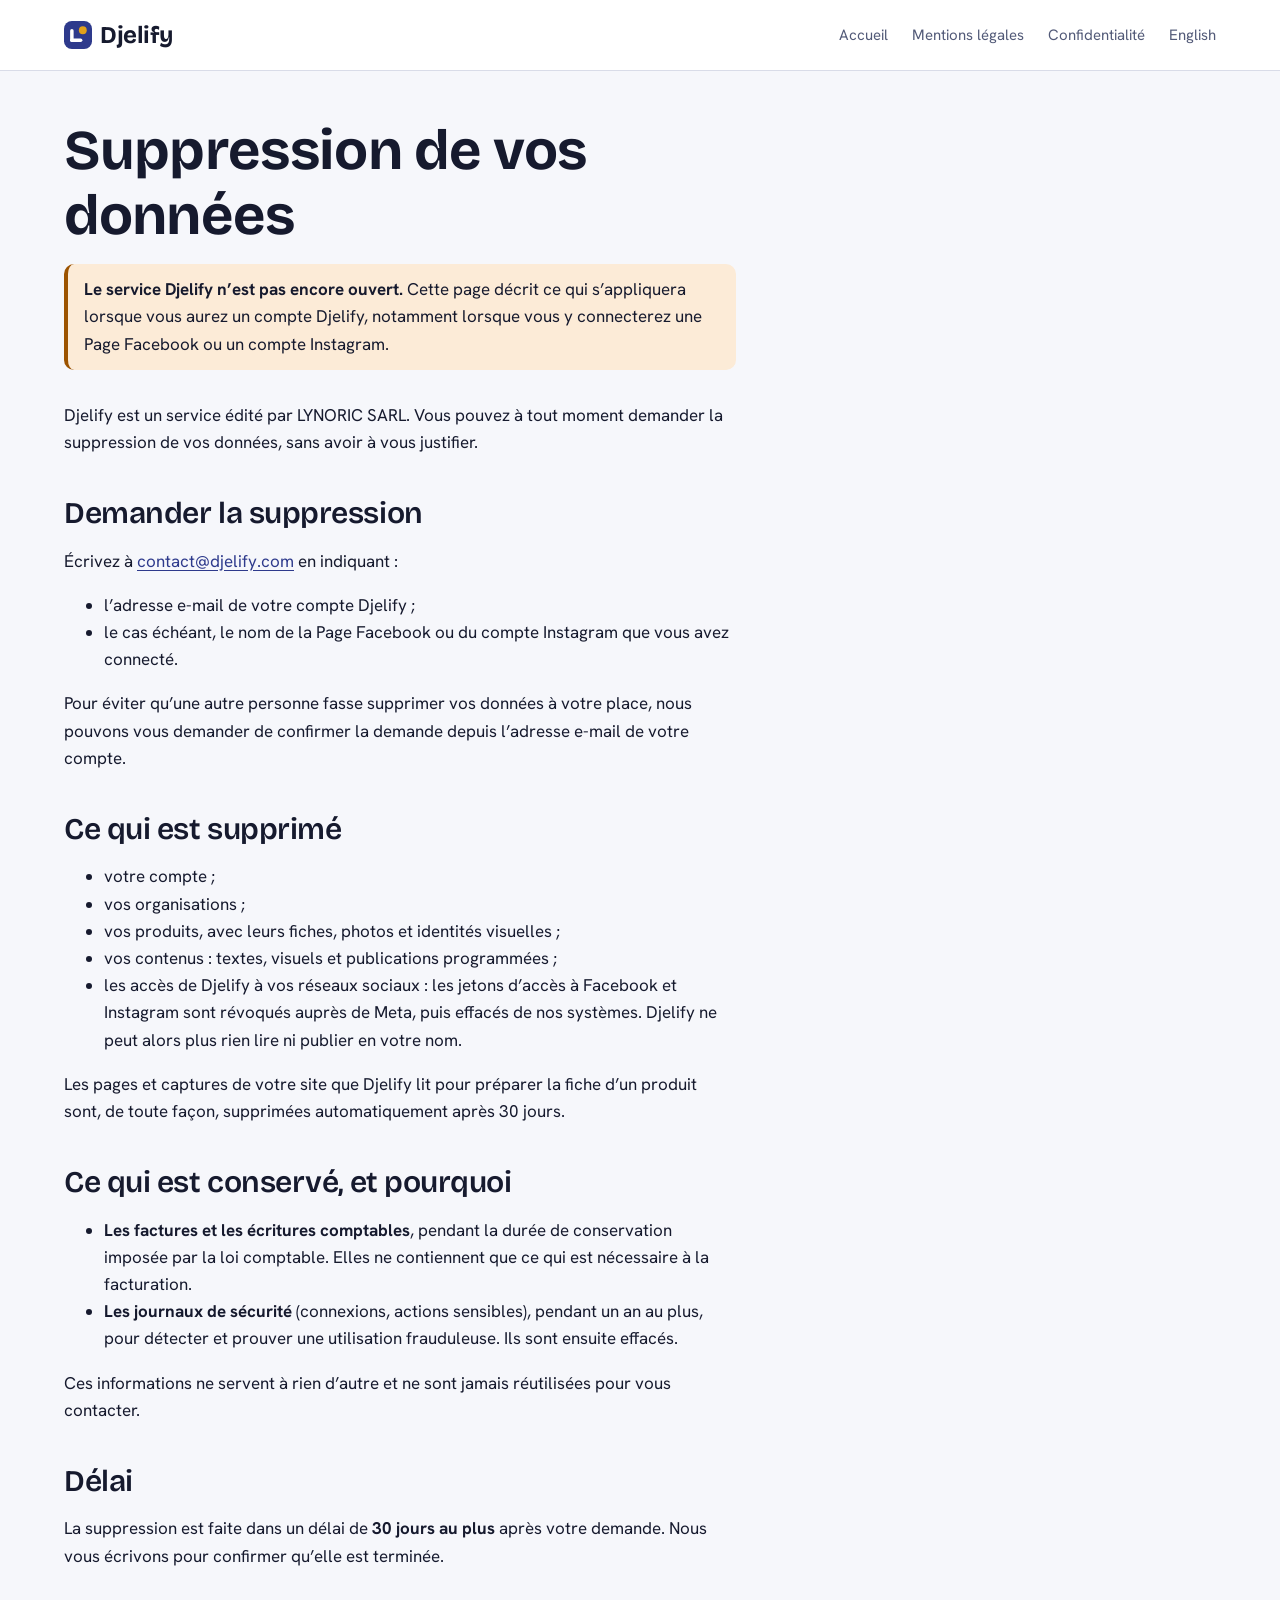
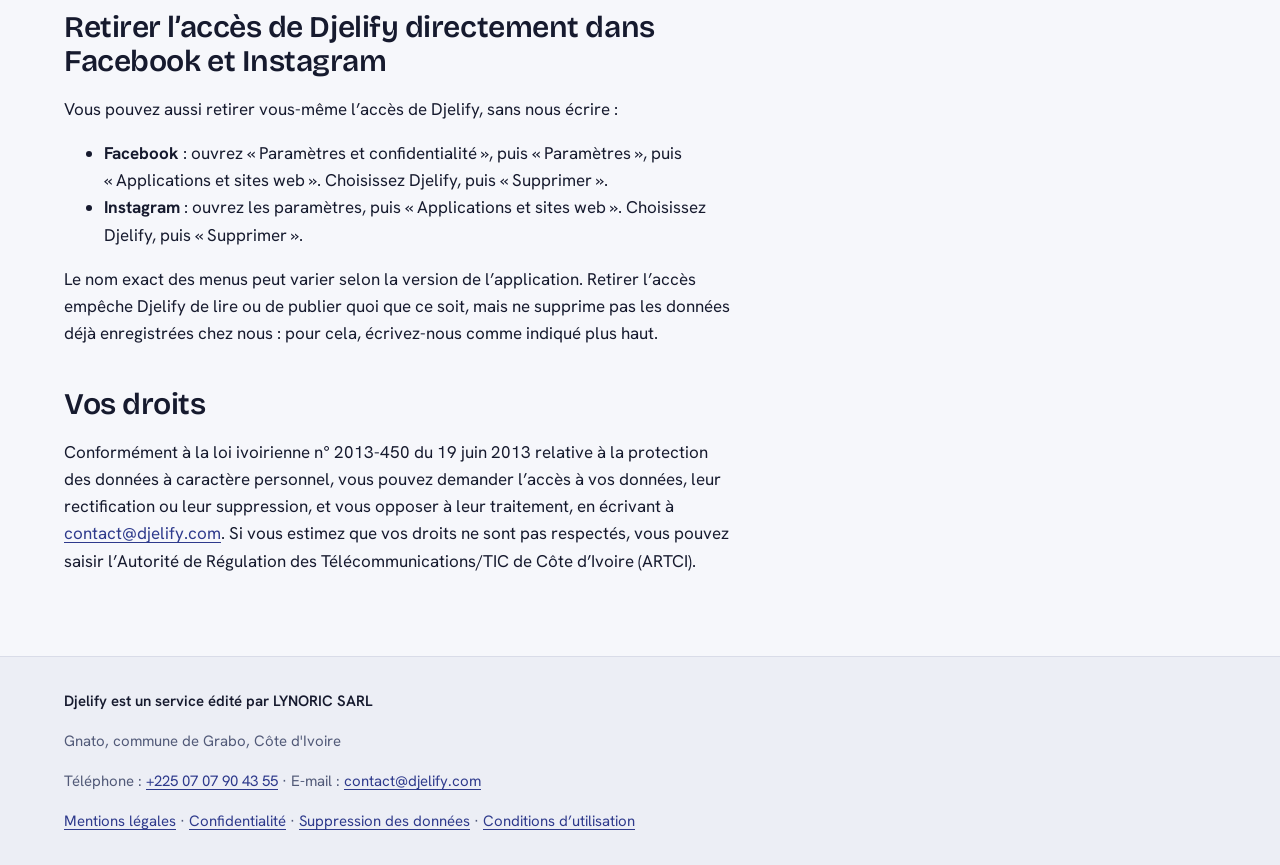
<file: suppression-des-donnees.html>
<!doctype html>
<html lang="fr">
  <head>
    <meta charset="utf-8">
    <meta name="viewport" content="width=device-width, initial-scale=1">
    <meta http-equiv="Content-Security-Policy" content="default-src 'none'; style-src 'self'; font-src 'self'; img-src 'self'; connect-src 'self'; base-uri 'none'; form-action 'none'; upgrade-insecure-requests">
    <meta name="referrer" content="no-referrer">
    <title>Suppression des données — Djelify</title>
    <meta name="description" content="Comment demander la suppression de vos données Djelify, ce qui est supprimé, ce qui est conservé et pourquoi, et comment retirer l’accès de Djelify à Facebook et Instagram.">
    <link rel="canonical" href="https://djelify.com/suppression-des-donnees.html">
    <link rel="alternate" hreflang="fr" href="https://djelify.com/suppression-des-donnees.html">
    <link rel="alternate" hreflang="en" href="https://djelify.com/en/data-deletion.html">
    <link rel="icon" href="/assets/favicon.svg" type="image/svg+xml">
    <link rel="preload" href="/assets/fonts/hanken-grotesk-latin-wght-normal.woff2" as="font" type="font/woff2" crossorigin>
    <link rel="stylesheet" href="/assets/site.css">
  </head>
  <body>
    <a class="skip" href="#contenu">Aller au contenu</a>
    <header class="site-header">
      <div class="wrap">
        <a class="brand" href="/" aria-label="Djelify, accueil"><svg class="brand-mark" viewBox="0 0 32 32" aria-hidden="true" focusable="false"><rect width="32" height="32" rx="9" class="mark-bg"/><circle cx="21.5" cy="10.5" r="4.5" class="mark-dot"/><rect x="7" y="9" width="4" height="15" rx="2" class="mark-d"/><rect x="7" y="20" width="14" height="4" rx="2" class="mark-d"/></svg><span>Djelify</span></a>
        <nav class="site-nav" aria-label="Navigation principale">
          <ul>
          <li><a href="/">Accueil</a></li>
          <li><a href="/mentions-legales.html">Mentions légales</a></li>
          <li><a href="/confidentialite.html">Confidentialité</a></li>
          <li><a href="/en/data-deletion.html" hreflang="en" lang="en">English</a></li>
          </ul>
        </nav>
      </div>
    </header>
    <main id="contenu">
      <article class="page">
        <!-- Version provisoire, à relire par Alassane. -->
        <div class="wrap reading">
          <h1 id="titre">Suppression de vos données</h1>
          <p class="notice"><strong>Le service Djelify n’est pas encore ouvert.</strong> Cette page décrit ce qui s’appliquera lorsque vous aurez un compte Djelify, notamment lorsque vous y connecterez une Page Facebook ou un compte Instagram.</p>
          <p>Djelify est un service édité par LYNORIC SARL. Vous pouvez à tout moment demander la suppression de vos données, sans avoir à vous justifier.</p>

          <h2>Demander la suppression</h2>
          <p>Écrivez à <a href="mailto:contact@djelify.com">contact@djelify.com</a> en indiquant :</p>
          <ul>
            <li>l’adresse e-mail de votre compte Djelify ;</li>
            <li>le cas échéant, le nom de la Page Facebook ou du compte Instagram que vous avez connecté.</li>
          </ul>
          <p>Pour éviter qu’une autre personne fasse supprimer vos données à votre place, nous pouvons vous demander de confirmer la demande depuis l’adresse e-mail de votre compte.</p>

          <h2>Ce qui est supprimé</h2>
          <ul>
            <li>votre compte ;</li>
            <li>vos organisations ;</li>
            <li>vos produits, avec leurs fiches, photos et identités visuelles ;</li>
            <li>vos contenus : textes, visuels et publications programmées ;</li>
            <li>les accès de Djelify à vos réseaux sociaux : les jetons d’accès à Facebook et Instagram sont révoqués auprès de Meta, puis effacés de nos systèmes. Djelify ne peut alors plus rien lire ni publier en votre nom.</li>
          </ul>
          <p>Les pages et captures de votre site que Djelify lit pour préparer la fiche d’un produit sont, de toute façon, supprimées automatiquement après 30 jours.</p>

          <h2>Ce qui est conservé, et pourquoi</h2>
          <ul>
            <li><strong>Les factures et les écritures comptables</strong>, pendant la durée de conservation imposée par la loi comptable. Elles ne contiennent que ce qui est nécessaire à la facturation.</li>
            <li><strong>Les journaux de sécurité</strong> (connexions, actions sensibles), pendant un an au plus, pour détecter et prouver une utilisation frauduleuse. Ils sont ensuite effacés.</li>
          </ul>
          <p>Ces informations ne servent à rien d’autre et ne sont jamais réutilisées pour vous contacter.</p>

          <h2>Délai</h2>
          <p>La suppression est faite dans un délai de <strong>30 jours au plus</strong> après votre demande. Nous vous écrivons pour confirmer qu’elle est terminée.</p>

          <h2>Retirer l’accès de Djelify directement dans Facebook et Instagram</h2>
          <p>Vous pouvez aussi retirer vous-même l’accès de Djelify, sans nous écrire :</p>
          <ul>
            <li><strong>Facebook</strong> : ouvrez « Paramètres et confidentialité », puis « Paramètres », puis « Applications et sites web ». Choisissez Djelify, puis « Supprimer ».</li>
            <li><strong>Instagram</strong> : ouvrez les paramètres, puis « Applications et sites web ». Choisissez Djelify, puis « Supprimer ».</li>
          </ul>
          <p>Le nom exact des menus peut varier selon la version de l’application. Retirer l’accès empêche Djelify de lire ou de publier quoi que ce soit, mais ne supprime pas les données déjà enregistrées chez nous : pour cela, écrivez-nous comme indiqué plus haut.</p>

          <h2>Vos droits</h2>
          <p>Conformément à la loi ivoirienne n° 2013-450 du 19 juin 2013 relative à la protection des données à caractère personnel, vous pouvez demander l’accès à vos données, leur rectification ou leur suppression, et vous opposer à leur traitement, en écrivant à <a href="mailto:contact@djelify.com">contact@djelify.com</a>. Si vous estimez que vos droits ne sont pas respectés, vous pouvez saisir l’Autorité de Régulation des Télécommunications/TIC de Côte d’Ivoire (ARTCI).</p>
        </div>
      </article>
    </main>
    <footer class="site-footer" aria-label="Informations sur l’éditeur">
      <div class="wrap">
        <p class="publisher">Djelify est un service édité par LYNORIC SARL</p>
        <p>Gnato, commune de Grabo, Côte d'Ivoire</p>
        <p>Téléphone : <a class="nowrap" href="tel:+2250707904355">+225 07 07 90 43 55</a> · E-mail : <a href="mailto:contact@djelify.com">contact@djelify.com</a></p>
        <p><a href="/mentions-legales.html">Mentions légales</a> · <a href="/confidentialite.html">Confidentialité</a> · <a href="/suppression-des-donnees.html" aria-current="page">Suppression des données</a> · <a href="/conditions-utilisation.html">Conditions d’utilisation</a></p>
      </div>
    </footer>
  </body>
</html>
</file>
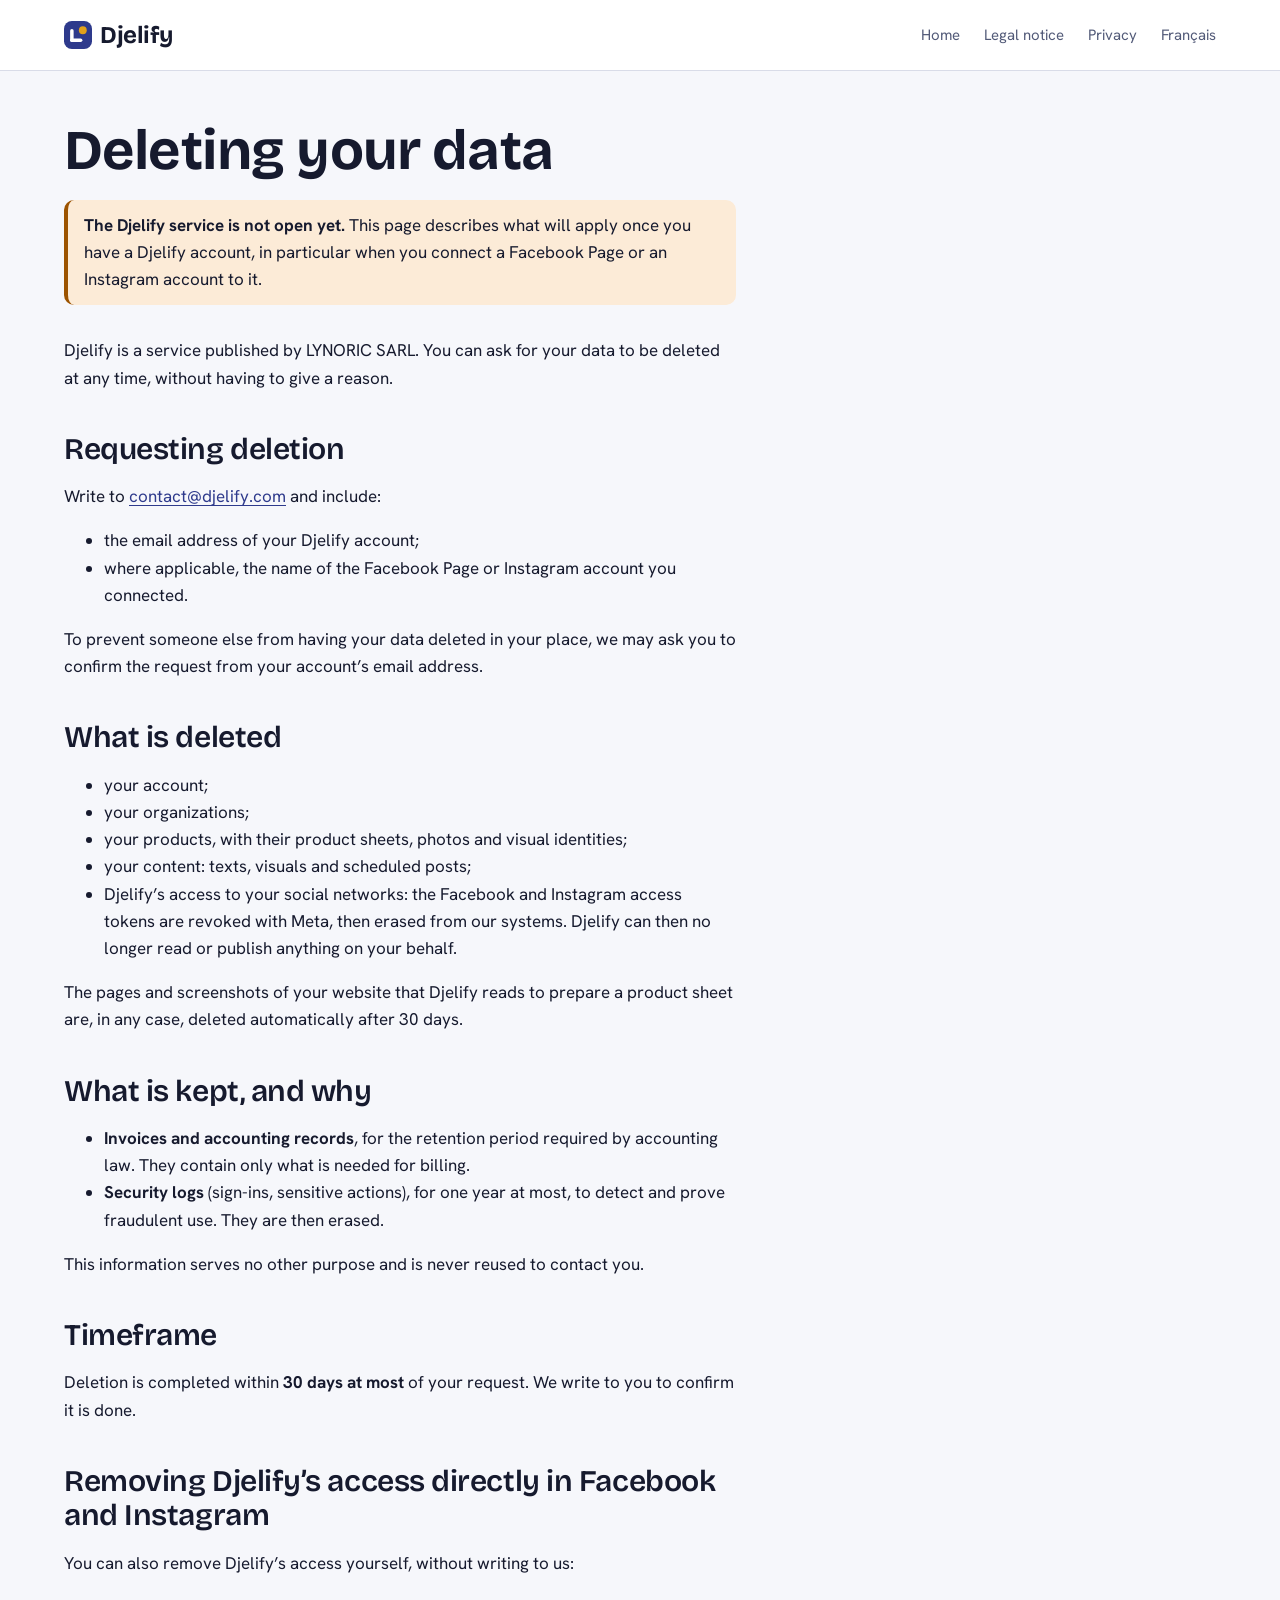
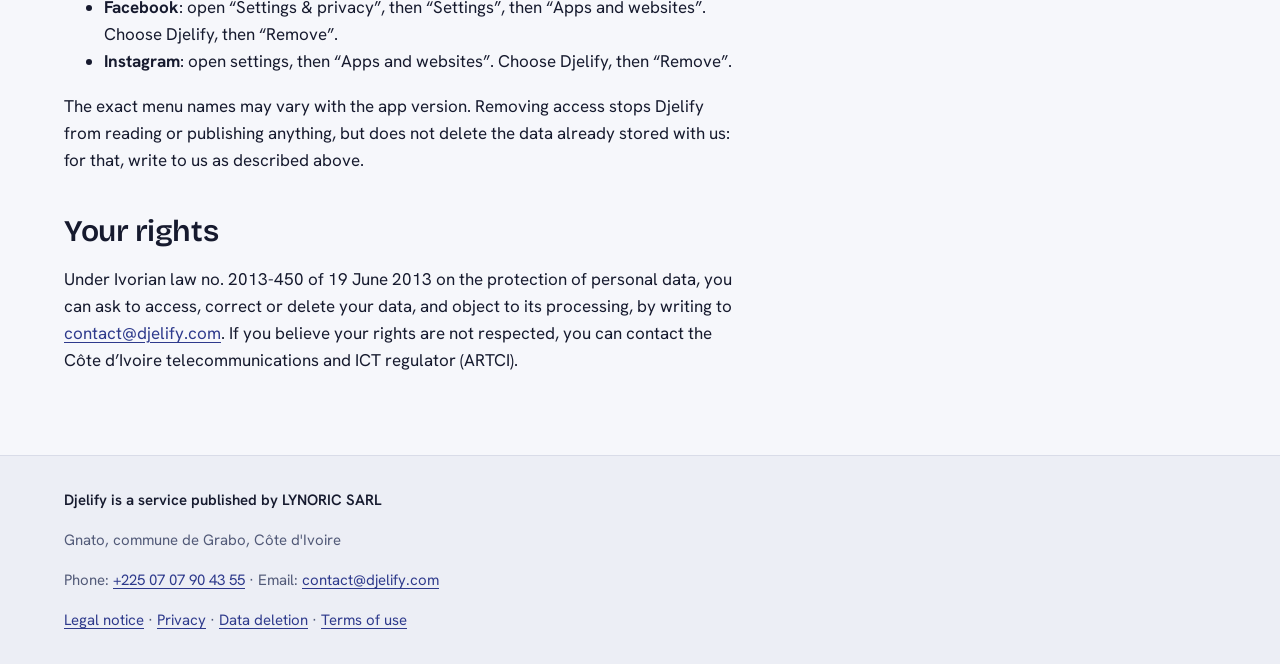
<file: en/data-deletion.html>
<!doctype html>
<html lang="en">
  <head>
    <meta charset="utf-8">
    <meta name="viewport" content="width=device-width, initial-scale=1">
    <meta http-equiv="Content-Security-Policy" content="default-src 'none'; style-src 'self'; font-src 'self'; img-src 'self'; connect-src 'self'; base-uri 'none'; form-action 'none'; upgrade-insecure-requests">
    <meta name="referrer" content="no-referrer">
    <title>Data deletion — Djelify</title>
    <meta name="description" content="How to request the deletion of your Djelify data, what is deleted, what is kept and why, and how to remove Djelify’s access to Facebook and Instagram.">
    <link rel="canonical" href="https://djelify.com/en/data-deletion.html">
    <link rel="alternate" hreflang="fr" href="https://djelify.com/suppression-des-donnees.html">
    <link rel="alternate" hreflang="en" href="https://djelify.com/en/data-deletion.html">
    <link rel="icon" href="/assets/favicon.svg" type="image/svg+xml">
    <link rel="preload" href="/assets/fonts/hanken-grotesk-latin-wght-normal.woff2" as="font" type="font/woff2" crossorigin>
    <link rel="stylesheet" href="/assets/site.css">
  </head>
  <body>
    <a class="skip" href="#contenu">Skip to content</a>
    <header class="site-header">
      <div class="wrap">
        <a class="brand" href="/en/" aria-label="Djelify, home"><svg class="brand-mark" viewBox="0 0 32 32" aria-hidden="true" focusable="false"><rect width="32" height="32" rx="9" class="mark-bg"/><circle cx="21.5" cy="10.5" r="4.5" class="mark-dot"/><rect x="7" y="9" width="4" height="15" rx="2" class="mark-d"/><rect x="7" y="20" width="14" height="4" rx="2" class="mark-d"/></svg><span>Djelify</span></a>
        <nav class="site-nav" aria-label="Main navigation">
          <ul>
          <li><a href="/en/">Home</a></li>
          <li><a href="/en/legal-notice.html">Legal notice</a></li>
          <li><a href="/en/privacy.html">Privacy</a></li>
          <li><a href="/suppression-des-donnees.html" hreflang="fr" lang="fr">Français</a></li>
          </ul>
        </nav>
      </div>
    </header>
    <main id="contenu">
      <article class="page">
        <!-- Provisional version, to be reviewed by Alassane. -->
        <div class="wrap reading">
          <h1 id="titre">Deleting your data</h1>
          <p class="notice"><strong>The Djelify service is not open yet.</strong> This page describes what will apply once you have a Djelify account, in particular when you connect a Facebook Page or an Instagram account to it.</p>
          <p>Djelify is a service published by LYNORIC SARL. You can ask for your data to be deleted at any time, without having to give a reason.</p>

          <h2>Requesting deletion</h2>
          <p>Write to <a href="mailto:contact@djelify.com">contact@djelify.com</a> and include:</p>
          <ul>
            <li>the email address of your Djelify account;</li>
            <li>where applicable, the name of the Facebook Page or Instagram account you connected.</li>
          </ul>
          <p>To prevent someone else from having your data deleted in your place, we may ask you to confirm the request from your account’s email address.</p>

          <h2>What is deleted</h2>
          <ul>
            <li>your account;</li>
            <li>your organizations;</li>
            <li>your products, with their product sheets, photos and visual identities;</li>
            <li>your content: texts, visuals and scheduled posts;</li>
            <li>Djelify’s access to your social networks: the Facebook and Instagram access tokens are revoked with Meta, then erased from our systems. Djelify can then no longer read or publish anything on your behalf.</li>
          </ul>
          <p>The pages and screenshots of your website that Djelify reads to prepare a product sheet are, in any case, deleted automatically after 30 days.</p>

          <h2>What is kept, and why</h2>
          <ul>
            <li><strong>Invoices and accounting records</strong>, for the retention period required by accounting law. They contain only what is needed for billing.</li>
            <li><strong>Security logs</strong> (sign-ins, sensitive actions), for one year at most, to detect and prove fraudulent use. They are then erased.</li>
          </ul>
          <p>This information serves no other purpose and is never reused to contact you.</p>

          <h2>Timeframe</h2>
          <p>Deletion is completed within <strong>30 days at most</strong> of your request. We write to you to confirm it is done.</p>

          <h2>Removing Djelify’s access directly in Facebook and Instagram</h2>
          <p>You can also remove Djelify’s access yourself, without writing to us:</p>
          <ul>
            <li><strong>Facebook</strong>: open “Settings &amp; privacy”, then “Settings”, then “Apps and websites”. Choose Djelify, then “Remove”.</li>
            <li><strong>Instagram</strong>: open settings, then “Apps and websites”. Choose Djelify, then “Remove”.</li>
          </ul>
          <p>The exact menu names may vary with the app version. Removing access stops Djelify from reading or publishing anything, but does not delete the data already stored with us: for that, write to us as described above.</p>

          <h2>Your rights</h2>
          <p>Under Ivorian law no. 2013-450 of 19 June 2013 on the protection of personal data, you can ask to access, correct or delete your data, and object to its processing, by writing to <a href="mailto:contact@djelify.com">contact@djelify.com</a>. If you believe your rights are not respected, you can contact the Côte d’Ivoire telecommunications and ICT regulator (ARTCI).</p>
        </div>
      </article>
    </main>
    <footer class="site-footer" aria-label="Publisher information">
      <div class="wrap">
        <p class="publisher">Djelify is a service published by LYNORIC SARL</p>
        <p>Gnato, commune de Grabo, Côte d'Ivoire</p>
        <p>Phone: <a class="nowrap" href="tel:+2250707904355">+225 07 07 90 43 55</a> · Email: <a href="mailto:contact@djelify.com">contact@djelify.com</a></p>
        <p><a href="/en/legal-notice.html">Legal notice</a> · <a href="/en/privacy.html">Privacy</a> · <a href="/en/data-deletion.html" aria-current="page">Data deletion</a> · <a href="/en/terms.html">Terms of use</a></p>
      </div>
    </footer>
  </body>
</html>
</file>
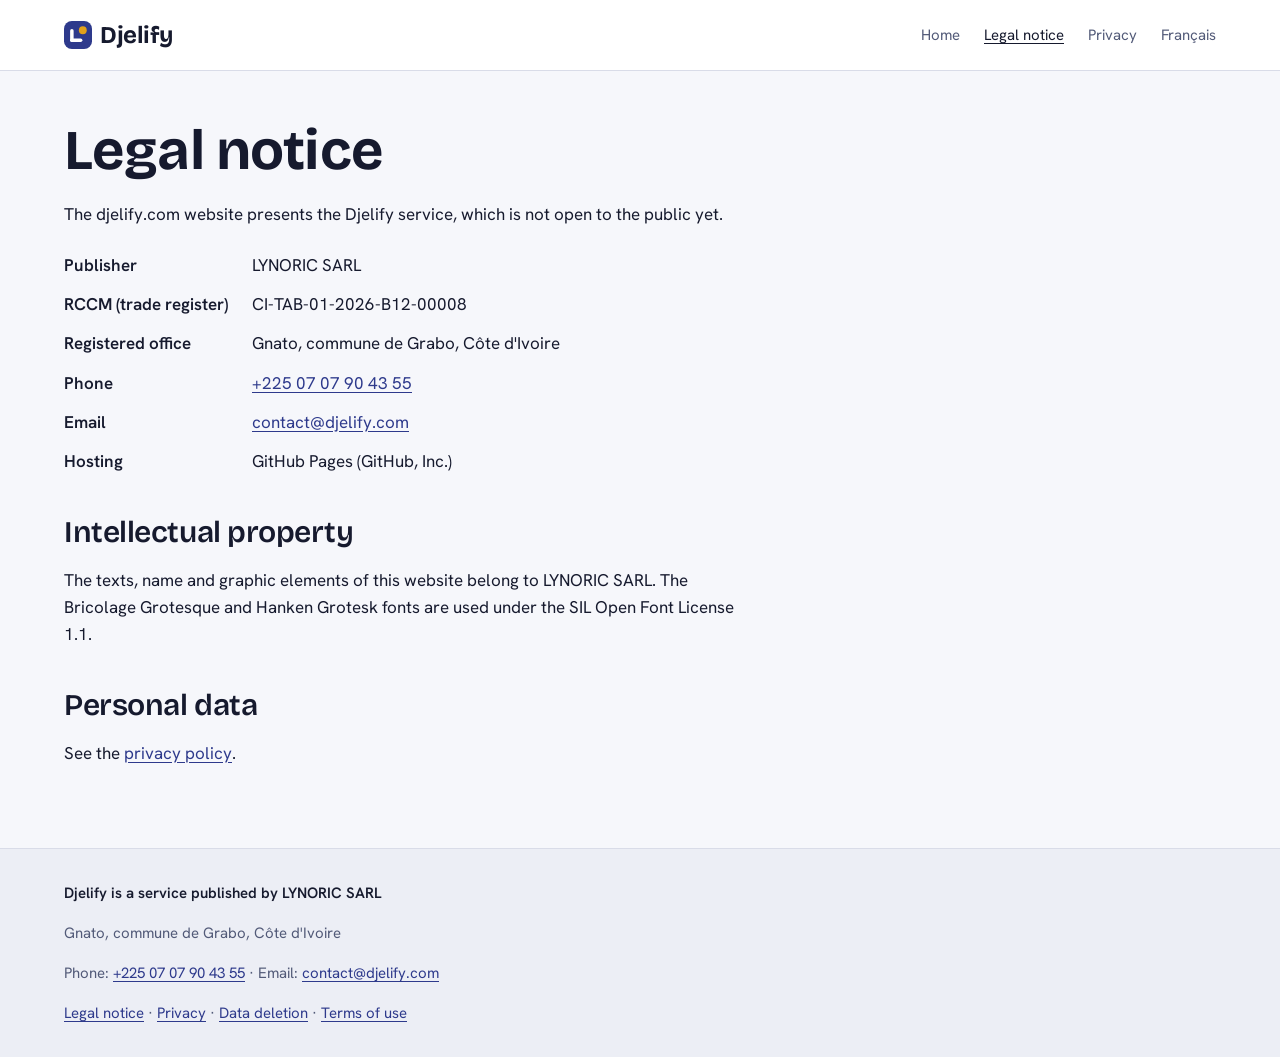
<file: en/legal-notice.html>
<!doctype html>
<html lang="en">
  <head>
    <meta charset="utf-8">
    <meta name="viewport" content="width=device-width, initial-scale=1">
    <meta http-equiv="Content-Security-Policy" content="default-src 'none'; style-src 'self'; font-src 'self'; img-src 'self'; connect-src 'self'; base-uri 'none'; form-action 'none'; upgrade-insecure-requests">
    <meta name="referrer" content="no-referrer">
    <title>Legal notice — Djelify</title>
    <meta name="description" content="Legal notice of the djelify.com website, published by LYNORIC SARL.">
    <link rel="canonical" href="https://djelify.com/en/legal-notice.html">
    <link rel="alternate" hreflang="fr" href="https://djelify.com/mentions-legales.html">
    <link rel="alternate" hreflang="en" href="https://djelify.com/en/legal-notice.html">
    <link rel="icon" href="/assets/favicon.svg" type="image/svg+xml">
    <link rel="preload" href="/assets/fonts/hanken-grotesk-latin-wght-normal.woff2" as="font" type="font/woff2" crossorigin>
    <link rel="stylesheet" href="/assets/site.css">
  </head>
  <body>
    <a class="skip" href="#contenu">Skip to content</a>
    <header class="site-header">
      <div class="wrap">
        <a class="brand" href="/en/" aria-label="Djelify, home"><svg class="brand-mark" viewBox="0 0 32 32" aria-hidden="true" focusable="false"><rect width="32" height="32" rx="9" class="mark-bg"/><circle cx="21.5" cy="10.5" r="4.5" class="mark-dot"/><rect x="7" y="9" width="4" height="15" rx="2" class="mark-d"/><rect x="7" y="20" width="14" height="4" rx="2" class="mark-d"/></svg><span>Djelify</span></a>
        <nav class="site-nav" aria-label="Main navigation">
          <ul>
          <li><a href="/en/">Home</a></li>
          <li><a href="/en/legal-notice.html" aria-current="page">Legal notice</a></li>
          <li><a href="/en/privacy.html">Privacy</a></li>
          <li><a href="/mentions-legales.html" hreflang="fr" lang="fr">Français</a></li>
          </ul>
        </nav>
      </div>
    </header>
    <main id="contenu">
      <article class="page">
        <div class="wrap reading">
          <h1 id="titre">Legal notice</h1>
          <p>The djelify.com website presents the Djelify service, which is not open to the public yet.</p>
          <dl class="identity">
            <dt>Publisher</dt><dd>LYNORIC SARL</dd>
            <dt>RCCM (trade register)</dt><dd>CI-TAB-01-2026-B12-00008</dd>
            <dt>Registered office</dt><dd>Gnato, commune de Grabo, Côte d'Ivoire</dd>
            <dt>Phone</dt><dd><a class="nowrap" href="tel:+2250707904355">+225 07 07 90 43 55</a></dd>
            <dt>Email</dt><dd><a href="mailto:contact@djelify.com">contact@djelify.com</a></dd>
            <dt>Hosting</dt><dd>GitHub Pages (GitHub, Inc.)</dd>
          </dl>
          <h2>Intellectual property</h2>
          <p>The texts, name and graphic elements of this website belong to LYNORIC SARL. The Bricolage Grotesque and Hanken Grotesk fonts are used under the SIL Open Font License 1.1.</p>
          <h2>Personal data</h2>
          <p>See the <a href="/en/privacy.html">privacy policy</a>.</p>
        </div>
      </article>
    </main>
    <footer class="site-footer" aria-label="Publisher information">
      <div class="wrap">
        <p class="publisher">Djelify is a service published by LYNORIC SARL</p>
        <p>Gnato, commune de Grabo, Côte d'Ivoire</p>
        <p>Phone: <a class="nowrap" href="tel:+2250707904355">+225 07 07 90 43 55</a> · Email: <a href="mailto:contact@djelify.com">contact@djelify.com</a></p>
        <p><a href="/en/legal-notice.html">Legal notice</a> · <a href="/en/privacy.html">Privacy</a> · <a href="/en/data-deletion.html">Data deletion</a> · <a href="/en/terms.html">Terms of use</a></p>
      </div>
    </footer>
  </body>
</html>
</file>
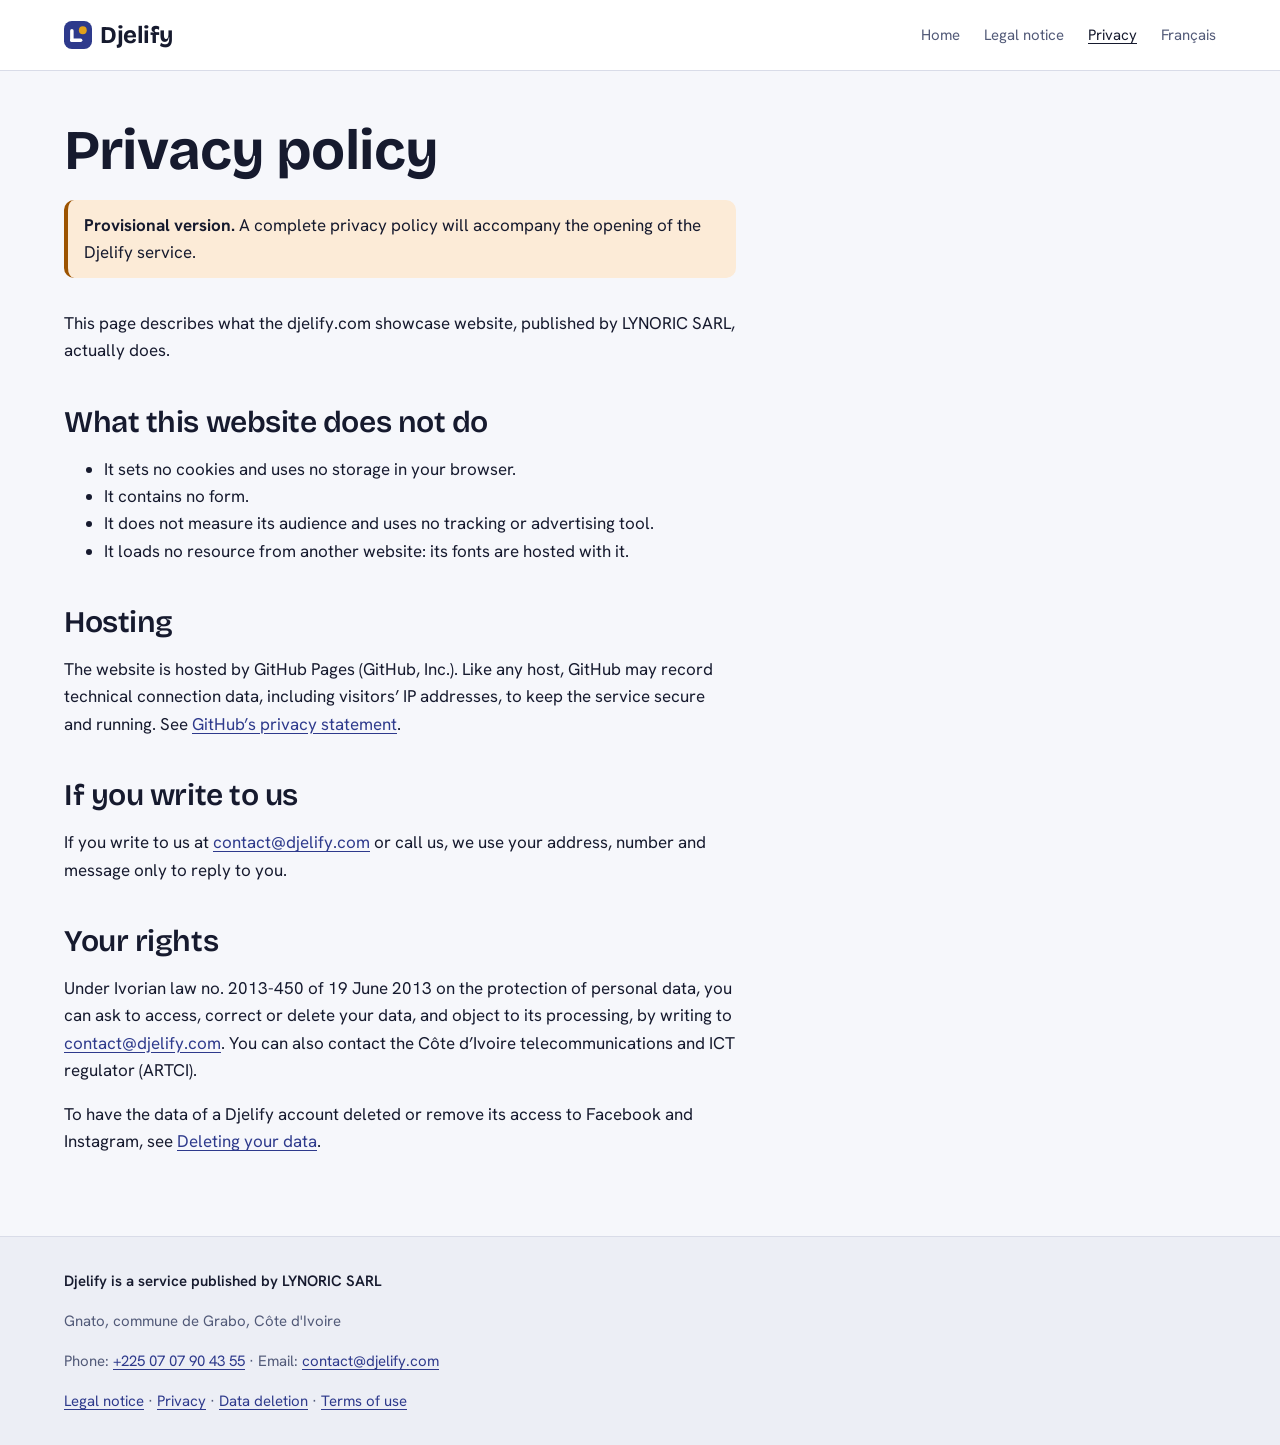
<file: en/privacy.html>
<!doctype html>
<html lang="en">
  <head>
    <meta charset="utf-8">
    <meta name="viewport" content="width=device-width, initial-scale=1">
    <meta http-equiv="Content-Security-Policy" content="default-src 'none'; style-src 'self'; font-src 'self'; img-src 'self'; connect-src 'self'; base-uri 'none'; form-action 'none'; upgrade-insecure-requests">
    <meta name="referrer" content="no-referrer">
    <title>Privacy policy — Djelify</title>
    <meta name="description" content="What the djelify.com showcase website does: no cookies, no forms, no audience measurement.">
    <link rel="canonical" href="https://djelify.com/en/privacy.html">
    <link rel="alternate" hreflang="fr" href="https://djelify.com/confidentialite.html">
    <link rel="alternate" hreflang="en" href="https://djelify.com/en/privacy.html">
    <link rel="icon" href="/assets/favicon.svg" type="image/svg+xml">
    <link rel="preload" href="/assets/fonts/hanken-grotesk-latin-wght-normal.woff2" as="font" type="font/woff2" crossorigin>
    <link rel="stylesheet" href="/assets/site.css">
  </head>
  <body>
    <a class="skip" href="#contenu">Skip to content</a>
    <header class="site-header">
      <div class="wrap">
        <a class="brand" href="/en/" aria-label="Djelify, home"><svg class="brand-mark" viewBox="0 0 32 32" aria-hidden="true" focusable="false"><rect width="32" height="32" rx="9" class="mark-bg"/><circle cx="21.5" cy="10.5" r="4.5" class="mark-dot"/><rect x="7" y="9" width="4" height="15" rx="2" class="mark-d"/><rect x="7" y="20" width="14" height="4" rx="2" class="mark-d"/></svg><span>Djelify</span></a>
        <nav class="site-nav" aria-label="Main navigation">
          <ul>
          <li><a href="/en/">Home</a></li>
          <li><a href="/en/legal-notice.html">Legal notice</a></li>
          <li><a href="/en/privacy.html" aria-current="page">Privacy</a></li>
          <li><a href="/confidentialite.html" hreflang="fr" lang="fr">Français</a></li>
          </ul>
        </nav>
      </div>
    </header>
    <main id="contenu">
      <article class="page">
        <!-- Provisional version, to be reviewed by Alassane. -->
        <div class="wrap reading">
          <h1 id="titre">Privacy policy</h1>
          <p class="notice"><strong>Provisional version.</strong> A complete privacy policy will accompany the opening of the Djelify service.</p>
          <p>This page describes what the djelify.com showcase website, published by LYNORIC SARL, actually does.</p>
          <h2>What this website does not do</h2>
          <ul>
            <li>It sets no cookies and uses no storage in your browser.</li>
            <li>It contains no form.</li>
            <li>It does not measure its audience and uses no tracking or advertising tool.</li>
            <li>It loads no resource from another website: its fonts are hosted with it.</li>
          </ul>
          <h2>Hosting</h2>
          <p>The website is hosted by GitHub Pages (GitHub, Inc.). Like any host, GitHub may record technical connection data, including visitors’ IP addresses, to keep the service secure and running. See <a href="https://docs.github.com/en/site-policy/privacy-policies/github-general-privacy-statement">GitHub’s privacy statement</a>.</p>
          <h2>If you write to us</h2>
          <p>If you write to us at <a href="mailto:contact@djelify.com">contact@djelify.com</a> or call us, we use your address, number and message only to reply to you.</p>
          <h2>Your rights</h2>
          <p>Under Ivorian law no. 2013-450 of 19 June 2013 on the protection of personal data, you can ask to access, correct or delete your data, and object to its processing, by writing to <a href="mailto:contact@djelify.com">contact@djelify.com</a>. You can also contact the Côte d’Ivoire telecommunications and ICT regulator (ARTCI).</p>
          <p>To have the data of a Djelify account deleted or remove its access to Facebook and Instagram, see <a href="/en/data-deletion.html">Deleting your data</a>.</p>
        </div>
      </article>
    </main>
    <footer class="site-footer" aria-label="Publisher information">
      <div class="wrap">
        <p class="publisher">Djelify is a service published by LYNORIC SARL</p>
        <p>Gnato, commune de Grabo, Côte d'Ivoire</p>
        <p>Phone: <a class="nowrap" href="tel:+2250707904355">+225 07 07 90 43 55</a> · Email: <a href="mailto:contact@djelify.com">contact@djelify.com</a></p>
        <p><a href="/en/legal-notice.html">Legal notice</a> · <a href="/en/privacy.html">Privacy</a> · <a href="/en/data-deletion.html">Data deletion</a> · <a href="/en/terms.html">Terms of use</a></p>
      </div>
    </footer>
  </body>
</html>
</file>
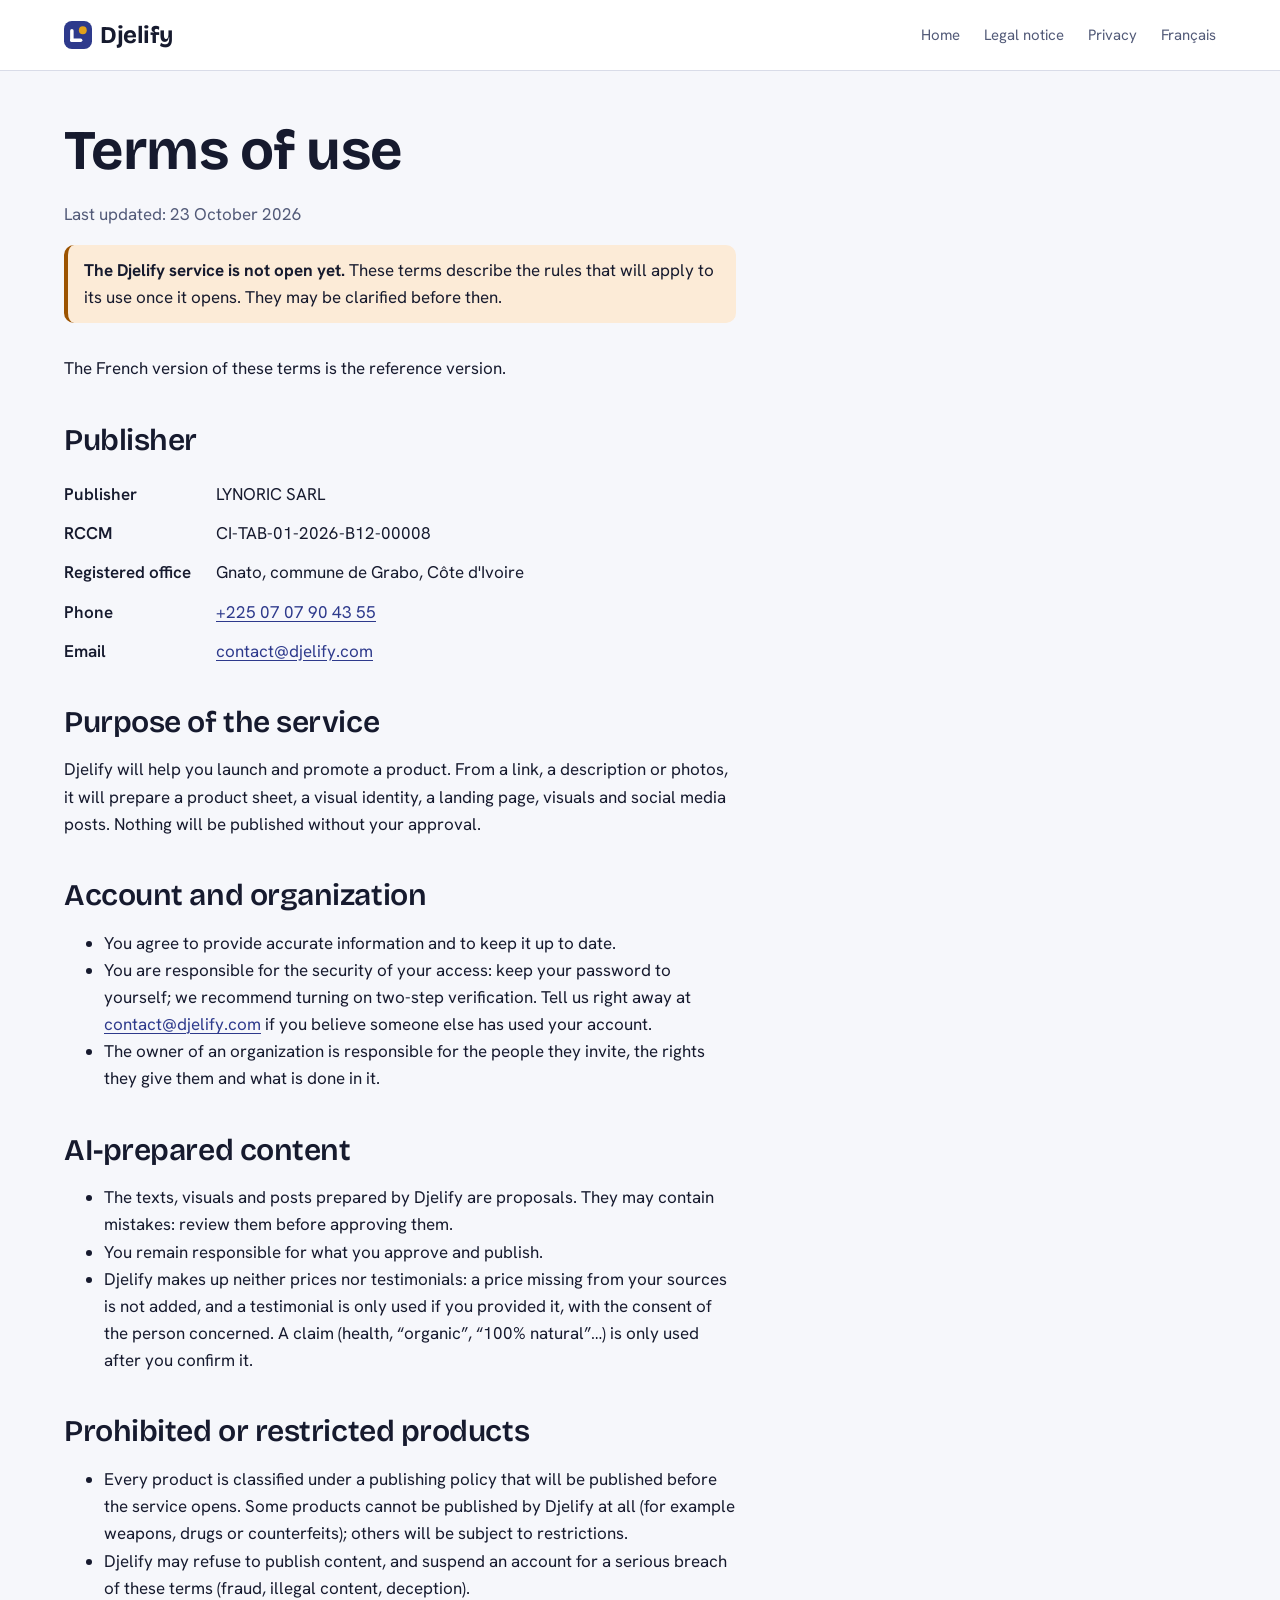
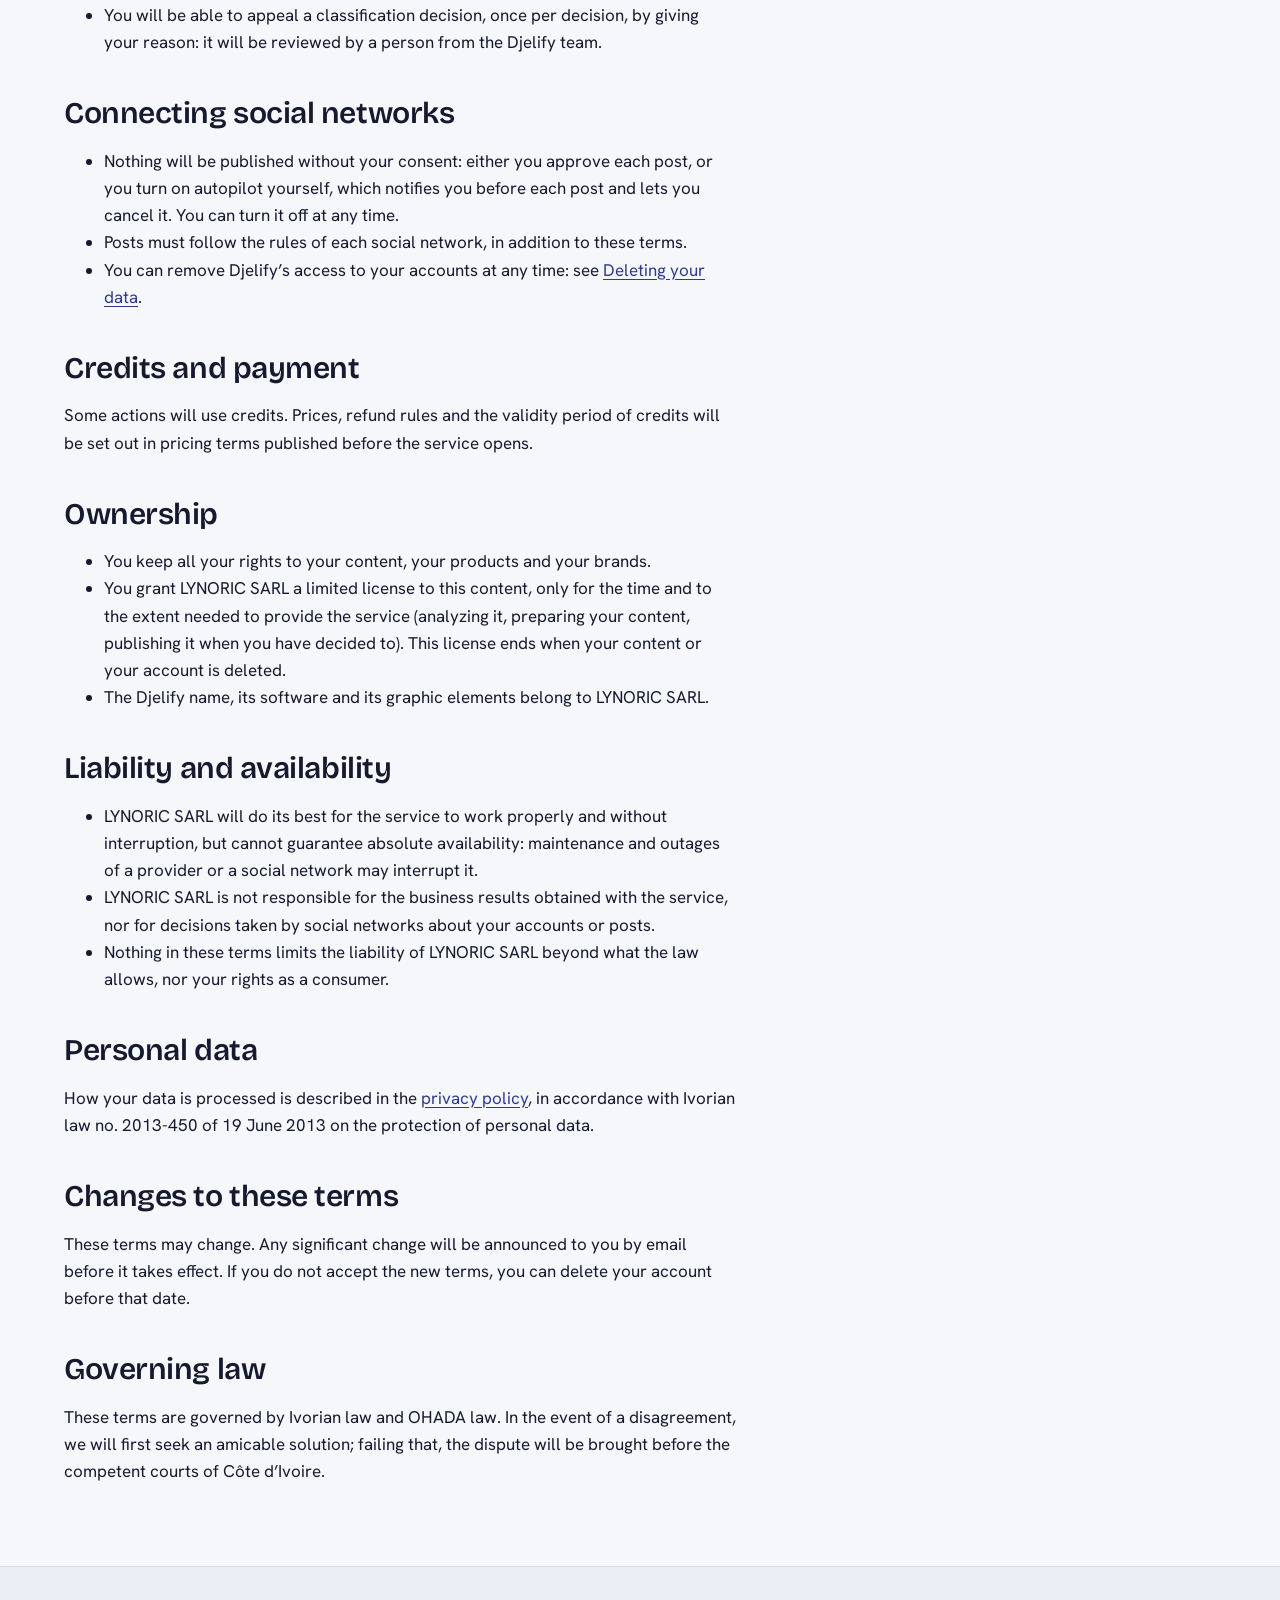
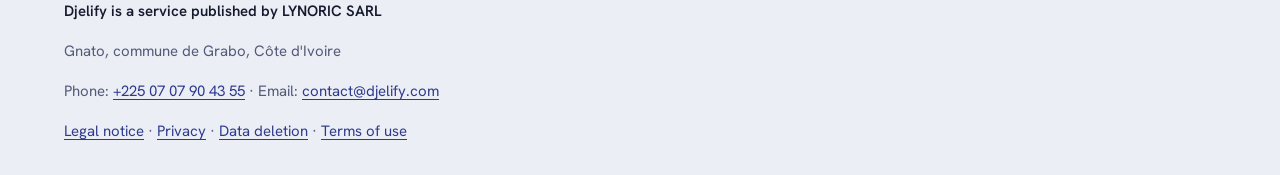
<file: en/terms.html>
<!doctype html>
<html lang="en">
  <head>
    <meta charset="utf-8">
    <meta name="viewport" content="width=device-width, initial-scale=1">
    <meta http-equiv="Content-Security-Policy" content="default-src 'none'; style-src 'self'; font-src 'self'; img-src 'self'; connect-src 'self'; base-uri 'none'; form-action 'none'; upgrade-insecure-requests">
    <meta name="referrer" content="no-referrer">
    <title>Terms of use — Djelify</title>
    <meta name="description" content="Terms of use of the Djelify service, published by LYNORIC SARL: purpose of the service, account, AI-prepared content, social networks, ownership, liability and governing law.">
    <link rel="canonical" href="https://djelify.com/en/terms.html">
    <link rel="alternate" hreflang="fr" href="https://djelify.com/conditions-utilisation.html">
    <link rel="alternate" hreflang="en" href="https://djelify.com/en/terms.html">
    <link rel="icon" href="/assets/favicon.svg" type="image/svg+xml">
    <link rel="preload" href="/assets/fonts/hanken-grotesk-latin-wght-normal.woff2" as="font" type="font/woff2" crossorigin>
    <link rel="stylesheet" href="/assets/site.css">
  </head>
  <body>
    <a class="skip" href="#contenu">Skip to content</a>
    <header class="site-header">
      <div class="wrap">
        <a class="brand" href="/en/" aria-label="Djelify, home"><svg class="brand-mark" viewBox="0 0 32 32" aria-hidden="true" focusable="false"><rect width="32" height="32" rx="9" class="mark-bg"/><circle cx="21.5" cy="10.5" r="4.5" class="mark-dot"/><rect x="7" y="9" width="4" height="15" rx="2" class="mark-d"/><rect x="7" y="20" width="14" height="4" rx="2" class="mark-d"/></svg><span>Djelify</span></a>
        <nav class="site-nav" aria-label="Main navigation">
          <ul>
          <li><a href="/en/">Home</a></li>
          <li><a href="/en/legal-notice.html">Legal notice</a></li>
          <li><a href="/en/privacy.html">Privacy</a></li>
          <li><a href="/conditions-utilisation.html" hreflang="fr" lang="fr">Français</a></li>
          </ul>
        </nav>
      </div>
    </header>
    <main id="contenu">
      <article class="page">
        <!-- Provisional version, to be reviewed by a lawyer before the service opens. -->
        <div class="wrap reading">
          <h1 id="titre">Terms of use</h1>
          <p class="updated">Last updated: <time datetime="2026-10-23">23 October 2026</time></p>
          <p class="notice"><strong>The Djelify service is not open yet.</strong> These terms describe the rules that will apply to its use once it opens. They may be clarified before then.</p>
          <p>The French version of these terms is the reference version.</p>

          <h2>Publisher</h2>
          <dl class="identity">
            <dt>Publisher</dt><dd>LYNORIC SARL</dd>
            <dt>RCCM</dt><dd>CI-TAB-01-2026-B12-00008</dd>
            <dt>Registered office</dt><dd>Gnato, commune de Grabo, Côte d'Ivoire</dd>
            <dt>Phone</dt><dd><a class="nowrap" href="tel:+2250707904355">+225 07 07 90 43 55</a></dd>
            <dt>Email</dt><dd><a href="mailto:contact@djelify.com">contact@djelify.com</a></dd>
          </dl>

          <h2>Purpose of the service</h2>
          <p>Djelify will help you launch and promote a product. From a link, a description or photos, it will prepare a product sheet, a visual identity, a landing page, visuals and social media posts. Nothing will be published without your approval.</p>

          <h2>Account and organization</h2>
          <ul>
            <li>You agree to provide accurate information and to keep it up to date.</li>
            <li>You are responsible for the security of your access: keep your password to yourself; we recommend turning on two-step verification. Tell us right away at <a href="mailto:contact@djelify.com">contact@djelify.com</a> if you believe someone else has used your account.</li>
            <li>The owner of an organization is responsible for the people they invite, the rights they give them and what is done in it.</li>
          </ul>

          <h2>AI-prepared content</h2>
          <ul>
            <li>The texts, visuals and posts prepared by Djelify are proposals. They may contain mistakes: review them before approving them.</li>
            <li>You remain responsible for what you approve and publish.</li>
            <li>Djelify makes up neither prices nor testimonials: a price missing from your sources is not added, and a testimonial is only used if you provided it, with the consent of the person concerned. A claim (health, “organic”, “100% natural”…) is only used after you confirm it.</li>
          </ul>

          <h2>Prohibited or restricted products</h2>
          <ul>
            <li>Every product is classified under a publishing policy that will be published before the service opens. Some products cannot be published by Djelify at all (for example weapons, drugs or counterfeits); others will be subject to restrictions.</li>
            <li>Djelify may refuse to publish content, and suspend an account for a serious breach of these terms (fraud, illegal content, deception).</li>
            <li>You will be able to appeal a classification decision, once per decision, by giving your reason: it will be reviewed by a person from the Djelify team.</li>
          </ul>

          <h2>Connecting social networks</h2>
          <ul>
            <li>Nothing will be published without your consent: either you approve each post, or you turn on autopilot yourself, which notifies you before each post and lets you cancel it. You can turn it off at any time.</li>
            <li>Posts must follow the rules of each social network, in addition to these terms.</li>
            <li>You can remove Djelify’s access to your accounts at any time: see <a href="/en/data-deletion.html">Deleting your data</a>.</li>
          </ul>

          <h2>Credits and payment</h2>
          <p>Some actions will use credits. Prices, refund rules and the validity period of credits will be set out in pricing terms published before the service opens.</p>

          <h2>Ownership</h2>
          <ul>
            <li>You keep all your rights to your content, your products and your brands.</li>
            <li>You grant LYNORIC SARL a limited license to this content, only for the time and to the extent needed to provide the service (analyzing it, preparing your content, publishing it when you have decided to). This license ends when your content or your account is deleted.</li>
            <li>The Djelify name, its software and its graphic elements belong to LYNORIC SARL.</li>
          </ul>

          <h2>Liability and availability</h2>
          <ul>
            <li>LYNORIC SARL will do its best for the service to work properly and without interruption, but cannot guarantee absolute availability: maintenance and outages of a provider or a social network may interrupt it.</li>
            <li>LYNORIC SARL is not responsible for the business results obtained with the service, nor for decisions taken by social networks about your accounts or posts.</li>
            <li>Nothing in these terms limits the liability of LYNORIC SARL beyond what the law allows, nor your rights as a consumer.</li>
          </ul>

          <h2>Personal data</h2>
          <p>How your data is processed is described in the <a href="/en/privacy.html">privacy policy</a>, in accordance with Ivorian law no. 2013-450 of 19 June 2013 on the protection of personal data.</p>

          <h2>Changes to these terms</h2>
          <p>These terms may change. Any significant change will be announced to you by email before it takes effect. If you do not accept the new terms, you can delete your account before that date.</p>

          <h2>Governing law</h2>
          <p>These terms are governed by Ivorian law and OHADA law. In the event of a disagreement, we will first seek an amicable solution; failing that, the dispute will be brought before the competent courts of Côte d’Ivoire.</p>
        </div>
      </article>
    </main>
    <footer class="site-footer" aria-label="Publisher information">
      <div class="wrap">
        <p class="publisher">Djelify is a service published by LYNORIC SARL</p>
        <p>Gnato, commune de Grabo, Côte d'Ivoire</p>
        <p>Phone: <a class="nowrap" href="tel:+2250707904355">+225 07 07 90 43 55</a> · Email: <a href="mailto:contact@djelify.com">contact@djelify.com</a></p>
        <p><a href="/en/legal-notice.html">Legal notice</a> · <a href="/en/privacy.html">Privacy</a> · <a href="/en/data-deletion.html">Data deletion</a> · <a href="/en/terms.html" aria-current="page">Terms of use</a></p>
      </div>
    </footer>
  </body>
</html>
</file>
<file: assets/site.css>
/*
 * Site vitrine de Djelify — jetons du design system (design/01-design-system/tokens.css du dépôt
 * privé), polices hébergées ici (aucune ressource externe). Aucune couleur ni marge en dur hors jetons.
 */
@font-face {
  font-family: 'Bricolage Grotesque';
  font-style: normal;
  font-display: swap;
  font-weight: 200 800;
  src: url('fonts/bricolage-grotesque-latin-wght-normal.woff2') format('woff2-variations');
  unicode-range: U+0000-00FF, U+0131, U+0152-0153, U+02BB-02BC, U+02C6, U+02DA, U+02DC, U+0304,
    U+0308, U+0329, U+2000-206F, U+20AC, U+2122, U+2191, U+2193, U+2212, U+2215, U+FEFF, U+FFFD;
}
@font-face {
  font-family: 'Hanken Grotesk';
  font-style: normal;
  font-display: swap;
  font-weight: 100 900;
  src: url('fonts/hanken-grotesk-latin-wght-normal.woff2') format('woff2-variations');
  unicode-range: U+0000-00FF, U+0131, U+0152-0153, U+02BB-02BC, U+02C6, U+02DA, U+02DC, U+0304,
    U+0308, U+0329, U+2000-206F, U+20AC, U+2122, U+2191, U+2193, U+2212, U+2215, U+FEFF, U+FFFD;
}

:root {
  color-scheme: light;
  --surface: #f6f7fb;
  --surface-raised: #ffffff;
  --surface-sunken: #eceef5;
  --line: #d9dce8;
  --ink: #161a2e;
  --ink-muted: #525a78;
  --indigo: #2e3a8c;
  --indigo-soft: #e4e7f7;
  --kola: #e3a21a;
  --kola-soft: #fbf0d6;
  --kola-ink: #875800;
  --bogolan: #6b3f26;
  --warning: #9c5300;
  --warning-soft: #fcebd7;
  --focus: #3d4fd6;
  --shadow-raised: 0 1px 2px rgba(22, 26, 46, 0.06), 0 2px 8px rgba(22, 26, 46, 0.06);
  --space-1: 4px;
  --space-2: 8px;
  --space-3: 12px;
  --space-4: 16px;
  --space-6: 24px;
  --space-8: 32px;
  --space-10: 40px;
  --space-12: 48px;
  --space-16: 64px;
  --radius-sm: 6px;
  --radius-md: 10px;
  --radius-lg: 16px;
  --radius-pill: 999px;
  --font-display: 'Bricolage Grotesque', 'Hanken Grotesk', system-ui, sans-serif;
  --font-sans: 'Hanken Grotesk', system-ui, -apple-system, 'Segoe UI', sans-serif;
  --content: 72rem;
  --reading: 42rem;
}
@media (prefers-color-scheme: dark) {
  :root {
    color-scheme: dark;
    --surface: #0f1220;
    --surface-raised: #181c2e;
    --surface-sunken: #0a0d18;
    --line: #2a2f45;
    --ink: #eef0f8;
    --ink-muted: #a3a9c2;
    --indigo: #9aa7ff;
    --indigo-soft: #262d57;
    --kola: #f2b73a;
    --kola-soft: #3a2d10;
    --kola-ink: #f2b73a;
    --bogolan: #c98b5e;
    --warning: #f2a65a;
    --warning-soft: #3a260f;
    --focus: #b3beff;
    --shadow-raised: 0 1px 2px rgba(0, 0, 0, 0.4);
  }
}

*,
*::before,
*::after {
  box-sizing: border-box;
}
html {
  -webkit-text-size-adjust: 100%;
  text-size-adjust: 100%;
}
body {
  margin: 0;
  background: var(--surface);
  color: var(--ink);
  font-family: var(--font-sans);
  font-size: 1.0625rem;
  line-height: 1.6;
  overflow-wrap: break-word;
}
a {
  color: var(--indigo);
  text-underline-offset: 0.18em;
}
a:hover {
  text-decoration-thickness: 2px;
}
:focus-visible {
  outline: 3px solid var(--focus);
  outline-offset: 3px;
  border-radius: var(--radius-sm);
}
.skip {
  position: absolute;
  left: var(--space-4);
  top: -100px;
  padding: var(--space-2) var(--space-4);
  background: var(--surface-raised);
  border-radius: var(--radius-sm);
}
.skip:focus {
  top: var(--space-4);
}
.wrap {
  width: min(100% - 2 * var(--space-6), var(--content));
  margin-inline: auto;
}
/* Colonne de lecture alignée à gauche, comme le reste de la page. */
.reading > * {
  max-width: var(--reading);
}

/* En-tête */
.site-header {
  border-bottom: 1px solid var(--line);
  background: var(--surface-raised);
}
.site-header .wrap {
  display: flex;
  flex-wrap: wrap;
  align-items: center;
  justify-content: space-between;
  gap: var(--space-3) var(--space-6);
  padding-block: var(--space-4);
}
.brand {
  display: inline-flex;
  align-items: center;
  gap: var(--space-2);
  color: var(--ink);
  text-decoration: none;
  font-family: var(--font-display);
  font-size: 1.5rem;
  font-weight: 700;
  letter-spacing: -0.02em;
}
.brand-mark {
  width: 28px;
  height: 28px;
  flex: none;
}
.site-nav ul {
  display: flex;
  flex-wrap: wrap;
  gap: var(--space-2) var(--space-6);
  margin: 0;
  padding: 0;
  list-style: none;
  font-size: 0.9375rem;
}
.site-nav a {
  color: var(--ink-muted);
  text-decoration: none;
}
.site-nav a:hover,
.site-nav a[aria-current='page'] {
  color: var(--ink);
  text-decoration: underline;
}

/* Accueil */
.hero {
  padding-block: var(--space-16) var(--space-12);
}
.eyebrow {
  display: inline-block;
  margin: 0 0 var(--space-4);
  padding: var(--space-1) var(--space-3);
  border-radius: var(--radius-pill);
  background: var(--kola-soft);
  color: var(--kola-ink);
  font-size: 0.8125rem;
  font-weight: 600;
  letter-spacing: 0.08em;
  text-transform: uppercase;
}
h1,
h2,
h3 {
  font-family: var(--font-display);
  line-height: 1.15;
  letter-spacing: -0.015em;
  margin: 0 0 var(--space-4);
}
h1 {
  font-size: clamp(2.25rem, 1.6rem + 3vw, 3.5rem);
  font-weight: 700;
  max-width: 18ch;
}
h2 {
  font-size: clamp(1.5rem, 1.3rem + 1vw, 1.875rem);
  font-weight: 600;
}
h3 {
  font-size: 1.125rem;
  font-weight: 600;
  font-family: var(--font-sans);
  letter-spacing: 0;
}
.lead {
  max-width: 40rem;
  margin: 0 0 var(--space-8);
  color: var(--ink-muted);
  font-size: 1.1875rem;
}
.actions {
  display: flex;
  flex-wrap: wrap;
  gap: var(--space-3);
}
.button {
  display: inline-flex;
  align-items: center;
  min-height: 48px;
  padding: var(--space-3) var(--space-6);
  border-radius: var(--radius-md);
  background: var(--indigo);
  color: var(--surface-raised);
  font-weight: 600;
  text-decoration: none;
}
.button:hover {
  text-decoration: underline;
}
.section {
  padding-block: var(--space-12);
  border-top: 1px solid var(--line);
}
.features {
  display: grid;
  grid-template-columns: repeat(auto-fit, minmax(12.5rem, 1fr));
  gap: var(--space-4);
  margin: var(--space-8) 0 0;
  padding: 0;
  list-style: none;
}
.features li {
  padding: var(--space-6);
  border: 1px solid var(--line);
  border-radius: var(--radius-lg);
  background: var(--surface-raised);
  box-shadow: var(--shadow-raised);
}
.features p {
  margin: 0;
  color: var(--ink-muted);
}
.origin {
  border-left: 4px solid var(--kola);
  padding-left: var(--space-4);
  color: var(--ink-muted);
}
.contact-list {
  margin: var(--space-4) 0 0;
  padding: 0;
  list-style: none;
}
.contact-list li + li {
  margin-top: var(--space-2);
}

/* Pages de texte */
.page {
  padding-block: var(--space-12) var(--space-16);
}
.page h2 {
  margin-top: var(--space-10);
}
.updated {
  color: var(--ink-muted);
}
.notice {
  margin: 0 0 var(--space-8);
  padding: var(--space-3) var(--space-4);
  border-radius: var(--radius-md);
  background: var(--warning-soft);
  color: var(--ink);
  border-left: 4px solid var(--warning);
}
dl.identity {
  display: grid;
  grid-template-columns: minmax(8rem, max-content) 1fr;
  gap: var(--space-3) var(--space-6);
  margin: var(--space-6) 0 0;
}
dl.identity dt {
  font-weight: 600;
}
dl.identity dd {
  margin: 0;
}
@media (max-width: 30rem) {
  dl.identity {
    grid-template-columns: 1fr;
    gap: 0;
  }
  dl.identity dd {
    margin-bottom: var(--space-3);
  }
}

/* Pied de page */
.site-footer {
  border-top: 1px solid var(--line);
  background: var(--surface-sunken);
  color: var(--ink-muted);
  font-size: 0.9375rem;
}
.site-footer .wrap {
  display: grid;
  gap: var(--space-4);
  padding-block: var(--space-8);
}
.site-footer p {
  margin: 0;
}
.site-footer .publisher {
  color: var(--ink);
  font-weight: 600;
}
.nowrap {
  white-space: nowrap;
}
.mark-bg {
  fill: var(--indigo);
}
.mark-dot {
  fill: var(--kola);
}
.mark-d {
  fill: var(--surface-raised);
}
</file>
